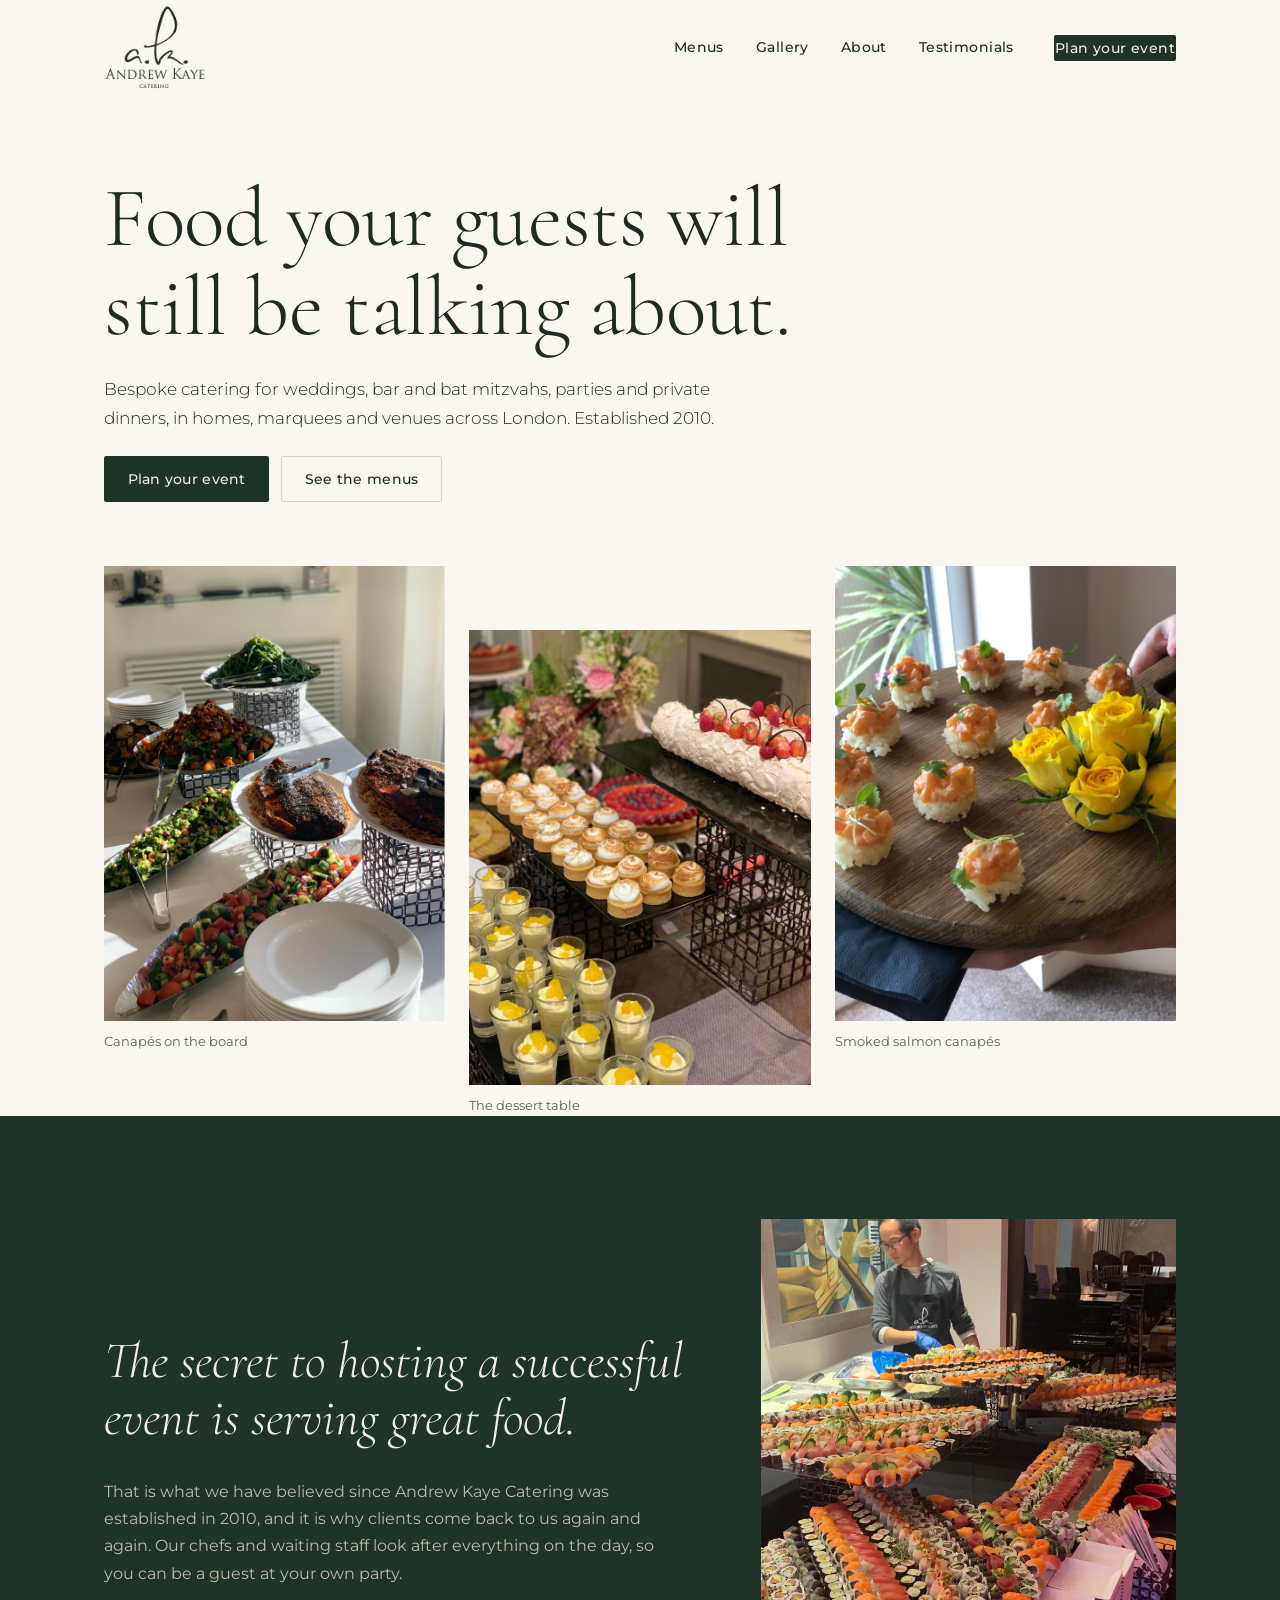
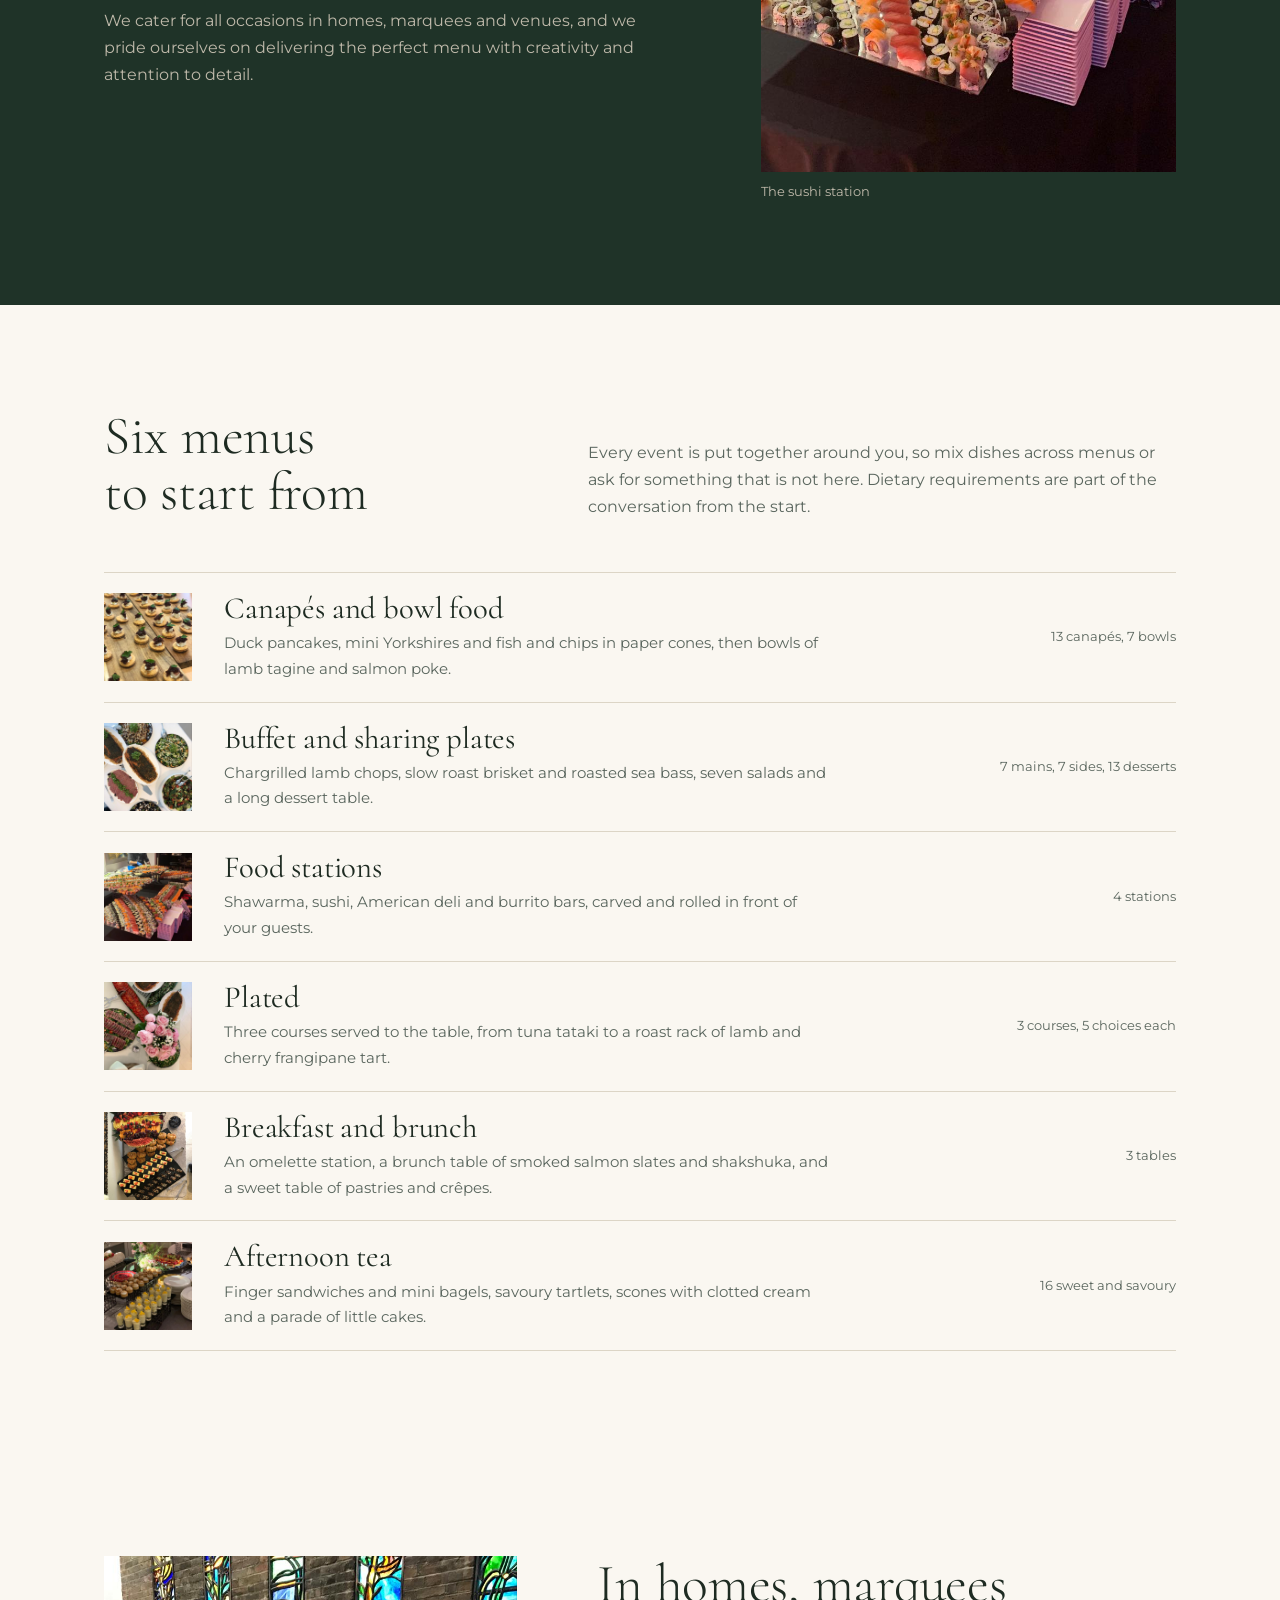
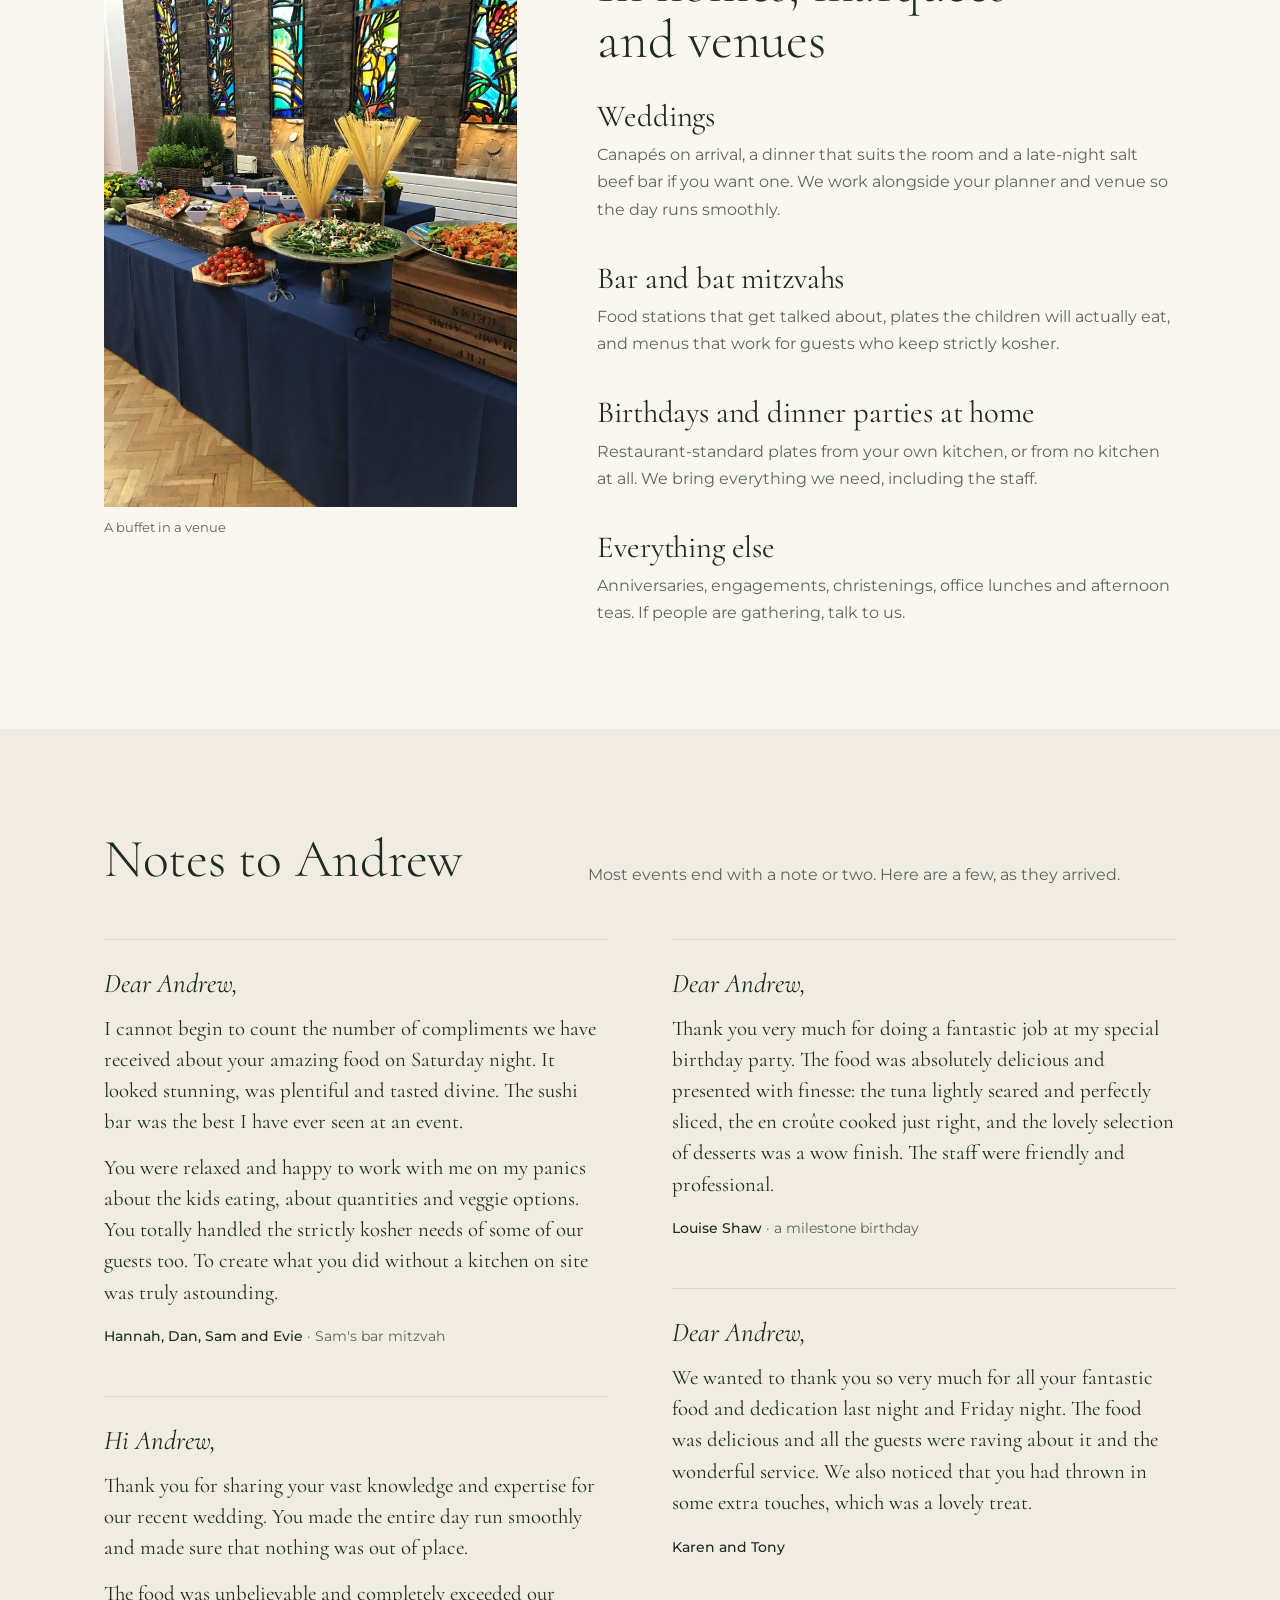
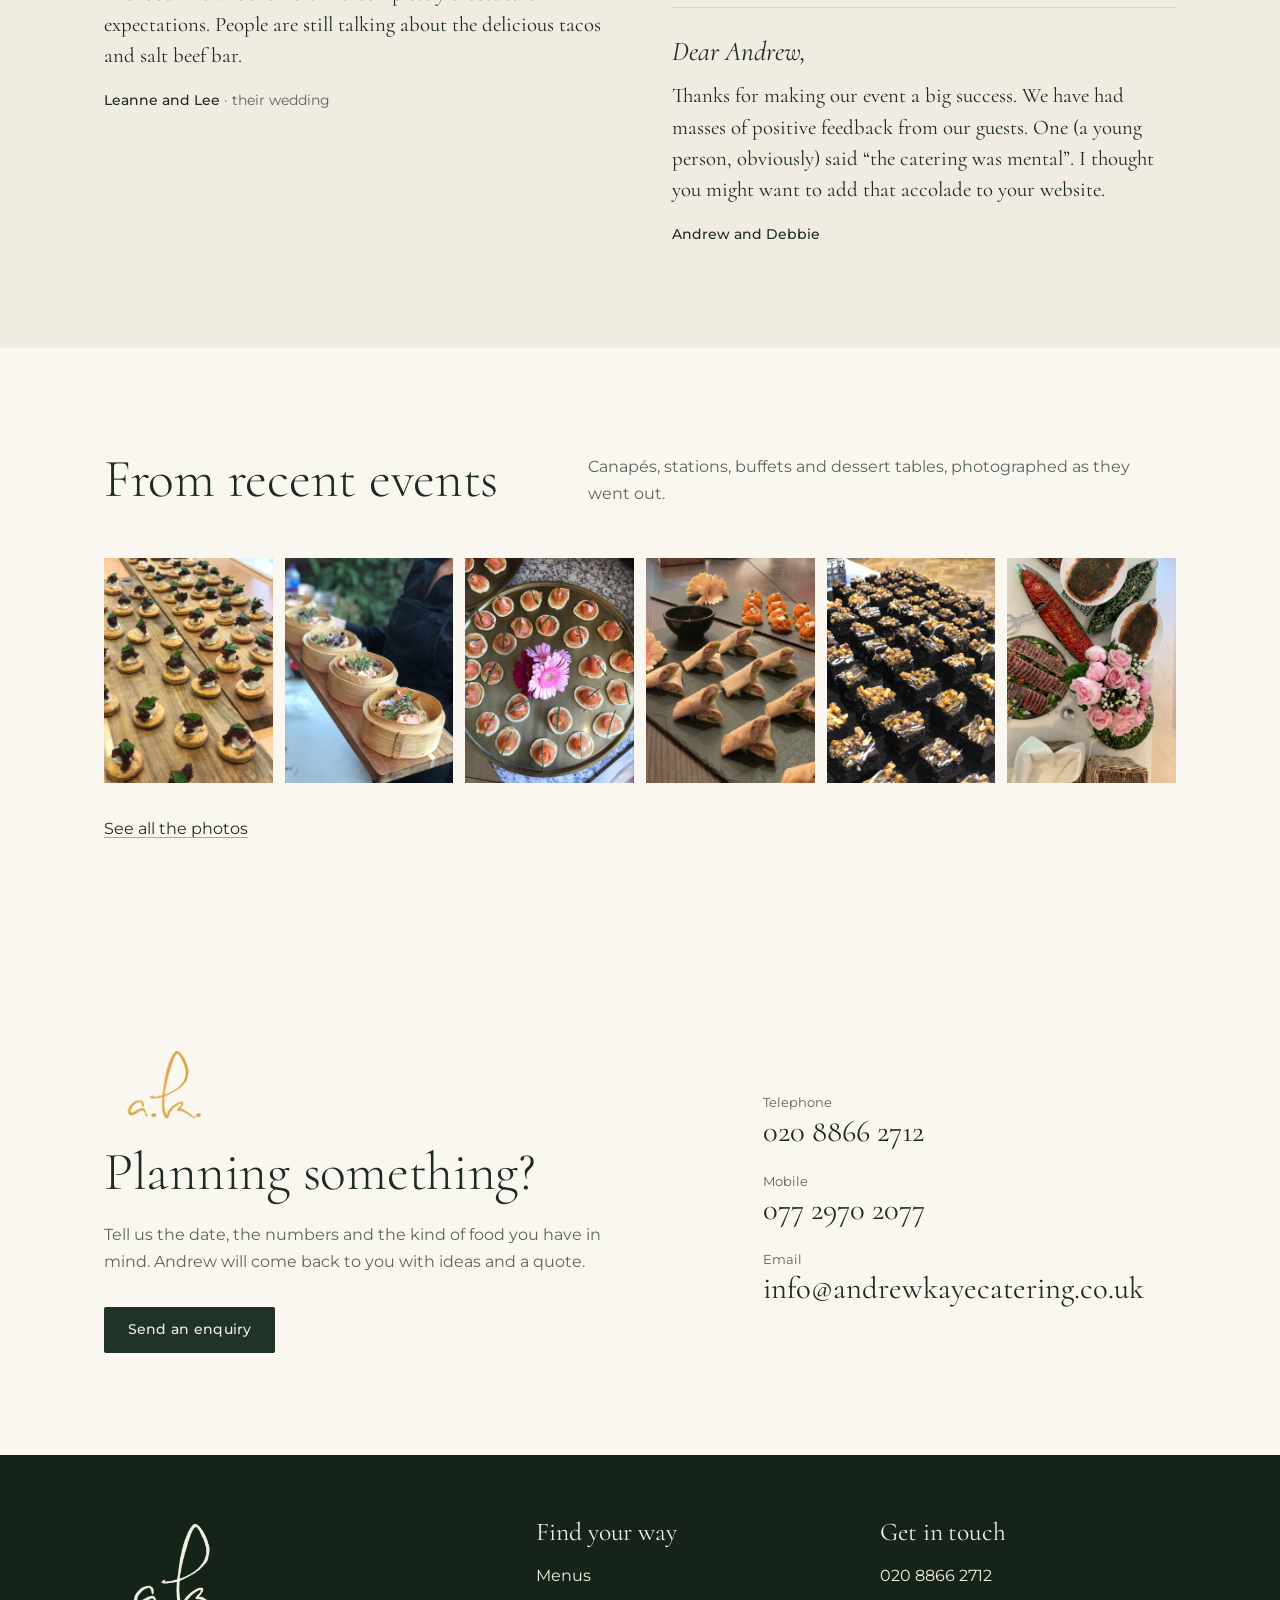
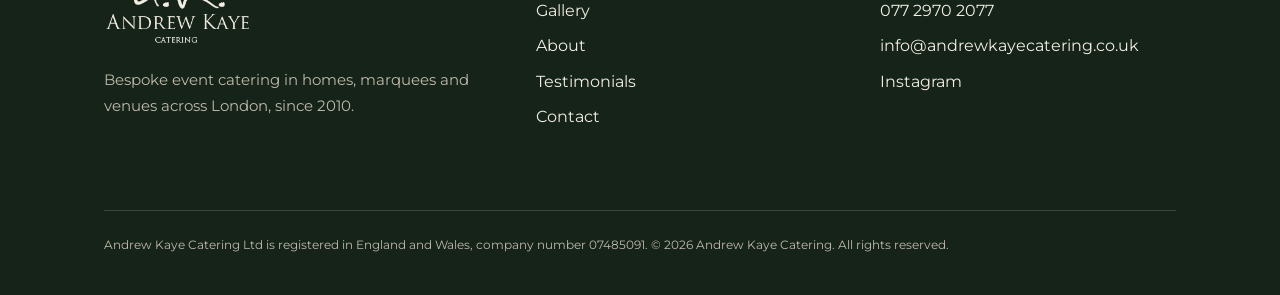
<file: index.html>
<!doctype html>
<html lang="en-GB">
<head>
<meta charset="utf-8">
<meta name="viewport" content="width=device-width, initial-scale=1, viewport-fit=cover">
<meta name="claude:viewport-fit-sides" content="cover">
<title>Andrew Kaye Catering</title>
<meta name="description" content="Bespoke event catering across London since 2010. Canapés, food stations, plated dinners, buffets, brunch and afternoon tea for weddings, bar and bat mitzvahs, parties and private dinners in homes, marquees and venues.">
<meta property="og:title" content="Andrew Kaye Catering">
<meta property="og:description" content="Food your guests will still be talking about. Bespoke event catering across London since 2010.">
<meta property="og:type" content="website">
<meta property="og:image" content="images/dessert-table.jpg">
<meta name="theme-color" content="#FAF7F1">
<link rel="icon" href="favicon.ico">
<link rel="preconnect" href="https://fonts.googleapis.com">
<link rel="preconnect" href="https://fonts.gstatic.com" crossorigin>
<link rel="stylesheet" href="https://fonts.googleapis.com/css2?family=Cormorant:ital,wght@0,300;0,400;0,500;1,300;1,400&family=Montserrat:wght@300;400;500&display=swap">
<link rel="stylesheet" href="css/site.css">
<script type="application/ld+json">
{
  "@context": "https://schema.org",
  "@type": "LocalBusiness",
  "name": "Andrew Kaye Catering",
  "description": "Bespoke event catering across London since 2010.",
  "telephone": "+44 20 8866 2712",
  "email": "info@andrewkayecatering.co.uk",
  "url": "https://andrewkayecatering.co.uk/",
  "foundingDate": "2010",
  "areaServed": "London",
  "sameAs": ["https://instagram.com/andrewkayecatering"]
}
</script>
</head>
<body>

<header class="site-header">
  <div class="wrap">
    <a class="logo" href="index.html" aria-label="Andrew Kaye Catering, home"></a>
    <button class="nav-toggle" type="button" aria-expanded="false" aria-controls="site-nav"><span class="nav-toggle-label">Menu</span></button>
    <nav class="nav" id="site-nav" aria-label="Main">
      <a href="menus.html">Menus</a>
      <a href="gallery.html">Gallery</a>
      <a href="index.html#about">About</a>
      <a href="index.html#letters">Testimonials</a>
      <a class="btn btn-primary" href="contact.html">Plan your event</a>
    </nav>
  </div>
</header>

<main>

  <section class="hero wrap">
    <div class="hero-text">
      <h1>Food your guests will still be talking about.</h1>
      <p class="lede">Bespoke catering for weddings, bar and bat mitzvahs, parties and private dinners, in homes, marquees and venues across London. Established 2010.</p>
      <div class="hero-actions">
        <a class="btn btn-primary" href="contact.html">Plan your event</a>
        <a class="btn btn-ghost" href="menus.html">See the menus</a>
      </div>
    </div>
    <div class="triptych">
      <figure>
        <img src="images/gallery/01.jpg" width="768" height="1024" alt="Canapés on wooden boards beside bowls of salad and stacked plates" fetchpriority="high">
        <figcaption>Canapés on the board</figcaption>
      </figure>
      <figure>
        <img src="images/dessert-table.jpg" width="762" height="1024" alt="Lemon meringue tarts, a strawberry meringue roulade and dessert pots on a dessert table">
        <figcaption>The dessert table</figcaption>
      </figure>
      <figure>
        <img src="images/gallery/18.jpg" width="768" height="1024" alt="Smoked salmon canapés on a round board with yellow roses">
        <figcaption>Smoked salmon canapés</figcaption>
      </figure>
    </div>
  </section>

  <section class="band on-pine" id="about">
    <div class="wrap">
      <div>
        <blockquote>The secret to hosting a successful event is serving great food.</blockquote>
        <div class="copy">
          <p>That is what we have believed since Andrew Kaye Catering was established in 2010, and it is why clients come back to us again and again. Our chefs and waiting staff look after everything on the day, so you can be a guest at your own party.</p>
          <p>We cater for all occasions in homes, marquees and venues, and we pride ourselves on delivering the perfect menu with creativity and attention to detail.</p>
        </div>
      </div>
      <figure>
        <img src="images/gallery/23.jpg" width="768" height="1024" alt="A chef at a sushi station laid with rolls and nigiri" loading="lazy">
        <figcaption>The sushi station</figcaption>
      </figure>
    </div>
  </section>

  <section class="section" id="menus">
    <div class="wrap">
      <div class="section-head">
        <h2>Six menus to start from</h2>
        <p>Every event is put together around you, so mix dishes across menus or ask for something that is not here. Dietary requirements are part of the conversation from the start.</p>
      </div>
      <ul class="menu-list">
        <li>
          <a href="menus.html#canapes">
            <img src="images/gallery/21.jpg" width="88" height="88" alt="" loading="lazy">
            <div>
              <h3>Canapés and bowl food</h3>
              <p>Duck pancakes, mini Yorkshires and fish and chips in paper cones, then bowls of lamb tagine and salmon poke.</p>
            </div>
            <span class="count">13 canapés, 7 bowls</span>
          </a>
        </li>
        <li>
          <a href="menus.html#buffet">
            <img src="images/gallery/19.jpg" width="88" height="88" alt="" loading="lazy">
            <div>
              <h3>Buffet and sharing plates</h3>
              <p>Chargrilled lamb chops, slow roast brisket and roasted sea bass, seven salads and a long dessert table.</p>
            </div>
            <span class="count">7 mains, 7 sides, 13 desserts</span>
          </a>
        </li>
        <li>
          <a href="menus.html#stations">
            <img src="images/gallery/23.jpg" width="88" height="88" alt="" loading="lazy">
            <div>
              <h3>Food stations</h3>
              <p>Shawarma, sushi, American deli and burrito bars, carved and rolled in front of your guests.</p>
            </div>
            <span class="count">4 stations</span>
          </a>
        </li>
        <li>
          <a href="menus.html#plated">
            <img src="images/gallery/09.jpg" width="88" height="88" alt="" loading="lazy">
            <div>
              <h3>Plated</h3>
              <p>Three courses served to the table, from tuna tataki to a roast rack of lamb and cherry frangipane tart.</p>
            </div>
            <span class="count">3 courses, 5 choices each</span>
          </a>
        </li>
        <li>
          <a href="menus.html#brunch">
            <img src="images/brunch-table.jpg" width="88" height="88" alt="" loading="lazy">
            <div>
              <h3>Breakfast and brunch</h3>
              <p>An omelette station, a brunch table of smoked salmon slates and shakshuka, and a sweet table of pastries and crêpes.</p>
            </div>
            <span class="count">3 tables</span>
          </a>
        </li>
        <li>
          <a href="menus.html#tea">
            <img src="images/gallery/05.jpg" width="88" height="88" alt="" loading="lazy">
            <div>
              <h3>Afternoon tea</h3>
              <p>Finger sandwiches and mini bagels, savoury tartlets, scones with clotted cream and a parade of little cakes.</p>
            </div>
            <span class="count">16 sweet and savoury</span>
          </a>
        </li>
      </ul>
    </div>
  </section>

  <section class="section occasions" id="occasions">
    <div class="wrap">
      <figure>
        <img src="images/gallery/31.jpg" width="768" height="1024" alt="A buffet table laid in a venue with stained-glass windows" loading="lazy">
        <figcaption>A buffet in a venue</figcaption>
      </figure>
      <div>
        <h2>In homes, marquees and venues</h2>
        <div class="occasion-list">
          <div>
            <h3>Weddings</h3>
            <p>Canapés on arrival, a dinner that suits the room and a late-night salt beef bar if you want one. We work alongside your planner and venue so the day runs smoothly.</p>
          </div>
          <div>
            <h3>Bar and bat mitzvahs</h3>
            <p>Food stations that get talked about, plates the children will actually eat, and menus that work for guests who keep strictly kosher.</p>
          </div>
          <div>
            <h3>Birthdays and dinner parties at home</h3>
            <p>Restaurant-standard plates from your own kitchen, or from no kitchen at all. We bring everything we need, including the staff.</p>
          </div>
          <div>
            <h3>Everything else</h3>
            <p>Anniversaries, engagements, christenings, office lunches and afternoon teas. If people are gathering, talk to us.</p>
          </div>
        </div>
      </div>
    </div>
  </section>

  <section class="section letters" id="letters">
    <div class="wrap">
      <div class="section-head">
        <h2>Notes to Andrew</h2>
        <p>Most events end with a note or two. Here are a few, as they arrived.</p>
      </div>
      <div class="letter-grid">
        <article class="letter">
          <p class="salutation">Dear Andrew,</p>
          <div class="letter-body">
            <p>I cannot begin to count the number of compliments we have received about your amazing food on Saturday night. It looked stunning, was plentiful and tasted divine. The sushi bar was the best I have ever seen at an event.</p>
            <p>You were relaxed and happy to work with me on my panics about the kids eating, about quantities and veggie options. You totally handled the strictly kosher needs of some of our guests too. To create what you did without a kitchen on site was truly astounding.</p>
          </div>
          <footer><b>Hannah, Dan, Sam and Evie</b> · Sam's bar mitzvah</footer>
        </article>
        <article class="letter">
          <p class="salutation">Hi Andrew,</p>
          <div class="letter-body">
            <p>Thank you for sharing your vast knowledge and expertise for our recent wedding. You made the entire day run smoothly and made sure that nothing was out of place.</p>
            <p>The food was unbelievable and completely exceeded our expectations. People are still talking about the delicious tacos and salt beef bar.</p>
          </div>
          <footer><b>Leanne and Lee</b> · their wedding</footer>
        </article>
        <article class="letter">
          <p class="salutation">Dear Andrew,</p>
          <div class="letter-body">
            <p>Thank you very much for doing a fantastic job at my special birthday party. The food was absolutely delicious and presented with finesse: the tuna lightly seared and perfectly sliced, the en croûte cooked just right, and the lovely selection of desserts was a wow finish. The staff were friendly and professional.</p>
          </div>
          <footer><b>Louise Shaw</b> · a milestone birthday</footer>
        </article>
        <article class="letter">
          <p class="salutation">Dear Andrew,</p>
          <div class="letter-body">
            <p>We wanted to thank you so very much for all your fantastic food and dedication last night and Friday night. The food was delicious and all the guests were raving about it and the wonderful service. We also noticed that you had thrown in some extra touches, which was a lovely treat.</p>
          </div>
          <footer><b>Karen and Tony</b></footer>
        </article>
        <article class="letter">
          <p class="salutation">Dear Andrew,</p>
          <div class="letter-body">
            <p>Thanks for making our event a big success. We have had masses of positive feedback from our guests. One (a young person, obviously) said “the catering was mental”. I thought you might want to add that accolade to your website.</p>
          </div>
          <footer><b>Andrew and Debbie</b></footer>
        </article>
      </div>
    </div>
  </section>

  <section class="section" id="gallery">
    <div class="wrap">
      <div class="section-head">
        <h2>From recent events</h2>
        <p>Canapés, stations, buffets and dessert tables, photographed as they went out.</p>
      </div>
      <div class="strip">
        <a href="gallery.html"><img src="images/gallery/21.jpg" width="768" height="1024" alt="Blinis with crème fraîche and caviar on a wooden board" loading="lazy"></a>
        <a href="gallery.html"><img src="images/gallery/13.jpg" width="768" height="1024" alt="Bamboo steamer baskets of teriyaki salmon on a serving board" loading="lazy"></a>
        <a href="gallery.html"><img src="images/gallery/30.jpg" width="768" height="1024" alt="Smoked salmon blinis on a round tray with a pink gerbera" loading="lazy"></a>
        <a href="gallery.html"><img src="images/gallery/07.jpg" width="768" height="1024" alt="Duck pancakes on slate with a dipping sauce" loading="lazy"></a>
        <a href="gallery.html"><img src="images/gallery/20.jpg" width="768" height="1024" alt="Salted caramel chocolate brownies lined up on a tray" loading="lazy"></a>
        <a href="gallery.html"><img src="images/gallery/09.jpg" width="768" height="1024" alt="Seared tuna canapés and flatbreads beside pink roses" loading="lazy"></a>
      </div>
      <p class="strip-more"><a href="gallery.html">See all the photos</a></p>
    </div>
  </section>

  <section class="section cta" id="contact">
    <div class="wrap">
      <div>
        <div class="signature" aria-hidden="true"></div>
        <h2>Planning something?</h2>
        <p>Tell us the date, the numbers and the kind of food you have in mind. Andrew will come back to you with ideas and a quote.</p>
        <div class="hero-actions">
          <a class="btn btn-primary" href="contact.html">Send an enquiry</a>
        </div>
      </div>
      <dl class="contact-lines">
        <div>
          <dt>Telephone</dt>
          <dd><a href="tel:+442088662712">020 8866 2712</a></dd>
        </div>
        <div>
          <dt>Mobile</dt>
          <dd><a href="tel:+447729702077">077 2970 2077</a></dd>
        </div>
        <div>
          <dt>Email</dt>
          <dd><a href="mailto:info@andrewkayecatering.co.uk">info@andrewkayecatering.co.uk</a></dd>
        </div>
      </dl>
    </div>
  </section>

</main>

<footer class="site-footer">
  <div class="wrap">
    <div>
      <div class="footer-logo" role="img" aria-label="Andrew Kaye Catering"></div>
      <p>Bespoke event catering in homes, marquees and venues across London, since 2010.</p>
    </div>
    <div>
      <h2>Find your way</h2>
      <ul>
        <li><a href="menus.html">Menus</a></li>
        <li><a href="gallery.html">Gallery</a></li>
        <li><a href="index.html#about">About</a></li>
        <li><a href="index.html#letters">Testimonials</a></li>
        <li><a href="contact.html">Contact</a></li>
      </ul>
    </div>
    <div>
      <h2>Get in touch</h2>
      <ul>
        <li><a href="tel:+442088662712">020 8866 2712</a></li>
        <li><a href="tel:+447729702077">077 2970 2077</a></li>
        <li><a href="mailto:info@andrewkayecatering.co.uk">info@andrewkayecatering.co.uk</a></li>
        <li><a href="https://instagram.com/andrewkayecatering" target="_blank" rel="noopener">Instagram</a></li>
      </ul>
    </div>
    <small>Andrew Kaye Catering Ltd is registered in England and Wales, company number 07485091. © 2026 Andrew Kaye Catering. All rights reserved.</small>
  </div>
</footer>

<script src="js/site.js"></script>
</body>
</html>
</file>
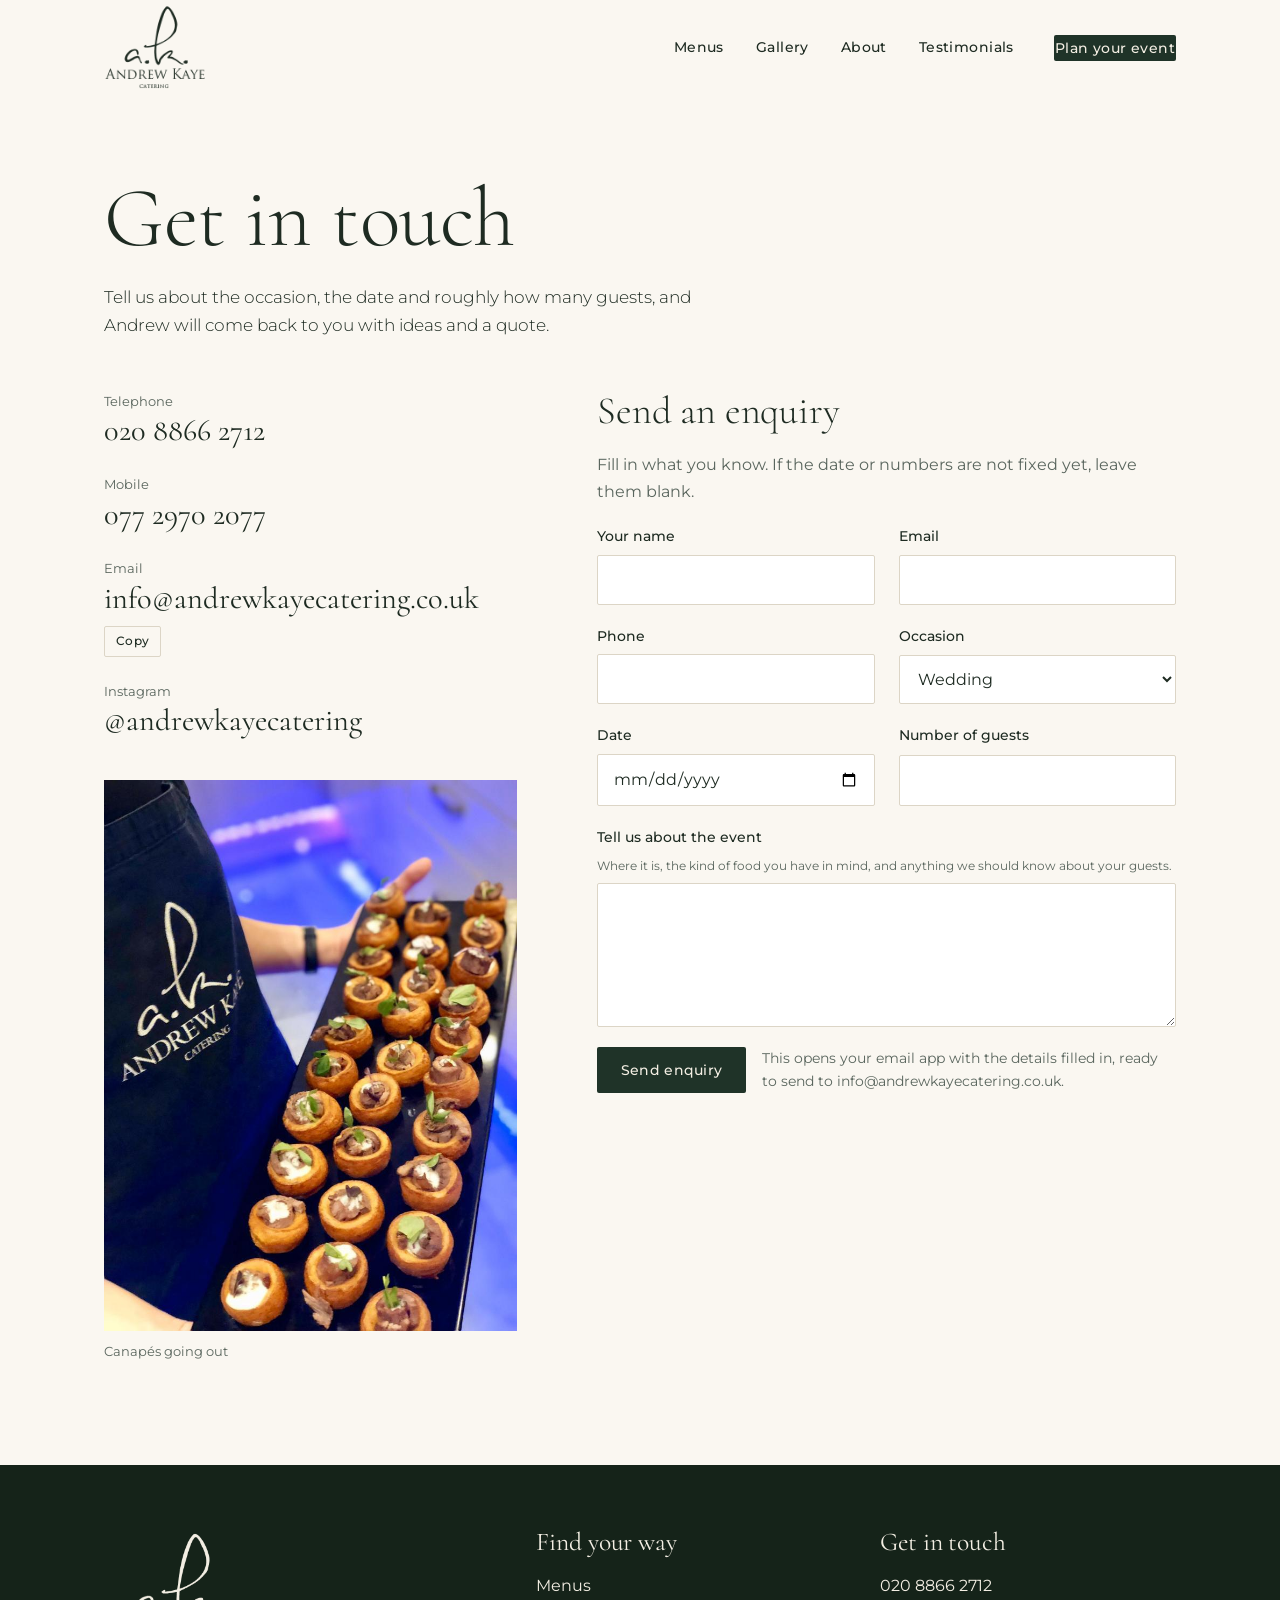
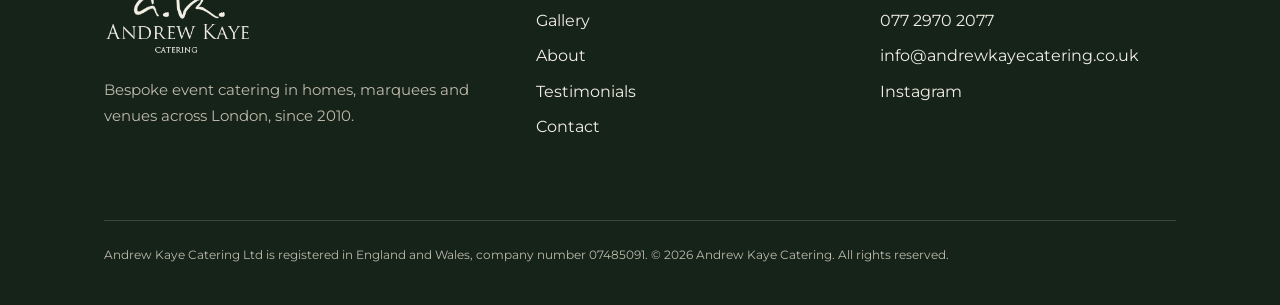
<file: contact.html>
<!doctype html>
<html lang="en-GB">
<head>
<meta charset="utf-8">
<meta name="viewport" content="width=device-width, initial-scale=1, viewport-fit=cover">
<title>Contact · Andrew Kaye Catering</title>
<meta name="description" content="Get in touch with Andrew Kaye Catering about your wedding, bar or bat mitzvah, party or private dinner in London. Phone, email or send an enquiry.">
<meta name="theme-color" content="#FAF7F1">
<link rel="icon" href="favicon.ico">
<link rel="preconnect" href="https://fonts.googleapis.com">
<link rel="preconnect" href="https://fonts.gstatic.com" crossorigin>
<link rel="stylesheet" href="https://fonts.googleapis.com/css2?family=Cormorant:ital,wght@0,300;0,400;0,500;1,300;1,400&family=Montserrat:wght@300;400;500&display=swap">
<link rel="stylesheet" href="css/site.css">
</head>
<body>

<header class="site-header">
  <div class="wrap">
    <a class="logo" href="index.html" aria-label="Andrew Kaye Catering, home"></a>
    <button class="nav-toggle" type="button" aria-expanded="false" aria-controls="site-nav"><span class="nav-toggle-label">Menu</span></button>
    <nav class="nav" id="site-nav" aria-label="Main">
      <a href="menus.html">Menus</a>
      <a href="gallery.html">Gallery</a>
      <a href="index.html#about">About</a>
      <a href="index.html#letters">Testimonials</a>
      <a class="btn btn-primary" href="contact.html" aria-current="page">Plan your event</a>
    </nav>
  </div>
</header>

<main>
  <div class="page-head wrap">
    <h1>Get in touch</h1>
    <p class="lede">Tell us about the occasion, the date and roughly how many guests, and Andrew will come back to you with ideas and a quote.</p>
  </div>

  <section class="contact">
    <div class="wrap">
      <div>
        <dl class="contact-details">
          <div>
            <dt>Telephone</dt>
            <dd><a href="tel:+442088662712">020 8866 2712</a></dd>
          </div>
          <div>
            <dt>Mobile</dt>
            <dd><a href="tel:+447729702077">077 2970 2077</a></dd>
          </div>
          <div>
            <dt>Email</dt>
            <dd><a href="mailto:info@andrewkayecatering.co.uk" id="email-address">info@andrewkayecatering.co.uk</a> <button type="button" class="btn btn-ghost btn-small" data-copy="info@andrewkayecatering.co.uk" aria-controls="email-address">Copy</button></dd>
          </div>
          <div>
            <dt>Instagram</dt>
            <dd><a href="https://instagram.com/andrewkayecatering" target="_blank" rel="noopener">@andrewkayecatering</a></dd>
          </div>
        </dl>
        <figure>
          <img src="images/branded-tray.jpg" width="768" height="1024" alt="Canapés on a tray carrying the Andrew Kaye Catering mark" loading="lazy">
          <figcaption>Canapés going out</figcaption>
        </figure>
      </div>

      <form class="form" id="enquiry-form" novalidate>
        <h2>Send an enquiry</h2>
        <p>Fill in what you know. If the date or numbers are not fixed yet, leave them blank.</p>
        <div class="field">
          <label for="name">Your name</label>
          <input type="text" id="name" name="name" autocomplete="name" required>
        </div>
        <div class="field">
          <label for="email">Email</label>
          <input type="email" id="email" name="email" autocomplete="email" required>
        </div>
        <div class="field">
          <label for="phone">Phone</label>
          <input type="tel" id="phone" name="phone" autocomplete="tel">
        </div>
        <div class="field">
          <label for="occasion">Occasion</label>
          <select id="occasion" name="occasion">
            <option>Wedding</option>
            <option>Bar or bat mitzvah</option>
            <option>Birthday</option>
            <option>Dinner party at home</option>
            <option>Office or corporate event</option>
            <option>Afternoon tea</option>
            <option>Something else</option>
          </select>
        </div>
        <div class="field">
          <label for="date">Date</label>
          <input type="date" id="date" name="date">
        </div>
        <div class="field">
          <label for="guests">Number of guests</label>
          <input type="number" id="guests" name="guests" min="1" inputmode="numeric">
        </div>
        <div class="field full">
          <label for="message">Tell us about the event</label>
          <span>Where it is, the kind of food you have in mind, and anything we should know about your guests.</span>
          <textarea id="message" name="message"></textarea>
        </div>
        <div class="form-actions">
          <button type="submit" class="btn btn-primary">Send enquiry</button>
          <span class="form-note">This opens your email app with the details filled in, ready to send to info@andrewkayecatering.co.uk.</span>
        </div>
        <p class="form-status" id="form-status" hidden>Your email app should now be open with the enquiry filled in. If nothing opened, email info@andrewkayecatering.co.uk or call 020 8866 2712.</p>
      </form>
    </div>
  </section>
</main>

<footer class="site-footer">
  <div class="wrap">
    <div>
      <div class="footer-logo" role="img" aria-label="Andrew Kaye Catering"></div>
      <p>Bespoke event catering in homes, marquees and venues across London, since 2010.</p>
    </div>
    <div>
      <h2>Find your way</h2>
      <ul>
        <li><a href="menus.html">Menus</a></li>
        <li><a href="gallery.html">Gallery</a></li>
        <li><a href="index.html#about">About</a></li>
        <li><a href="index.html#letters">Testimonials</a></li>
        <li><a href="contact.html">Contact</a></li>
      </ul>
    </div>
    <div>
      <h2>Get in touch</h2>
      <ul>
        <li><a href="tel:+442088662712">020 8866 2712</a></li>
        <li><a href="tel:+447729702077">077 2970 2077</a></li>
        <li><a href="mailto:info@andrewkayecatering.co.uk">info@andrewkayecatering.co.uk</a></li>
        <li><a href="https://instagram.com/andrewkayecatering" target="_blank" rel="noopener">Instagram</a></li>
      </ul>
    </div>
    <small>Andrew Kaye Catering Ltd is registered in England and Wales, company number 07485091. © 2026 Andrew Kaye Catering. All rights reserved.</small>
  </div>
</footer>

<script src="js/site.js"></script>
</body>
</html>
</file>
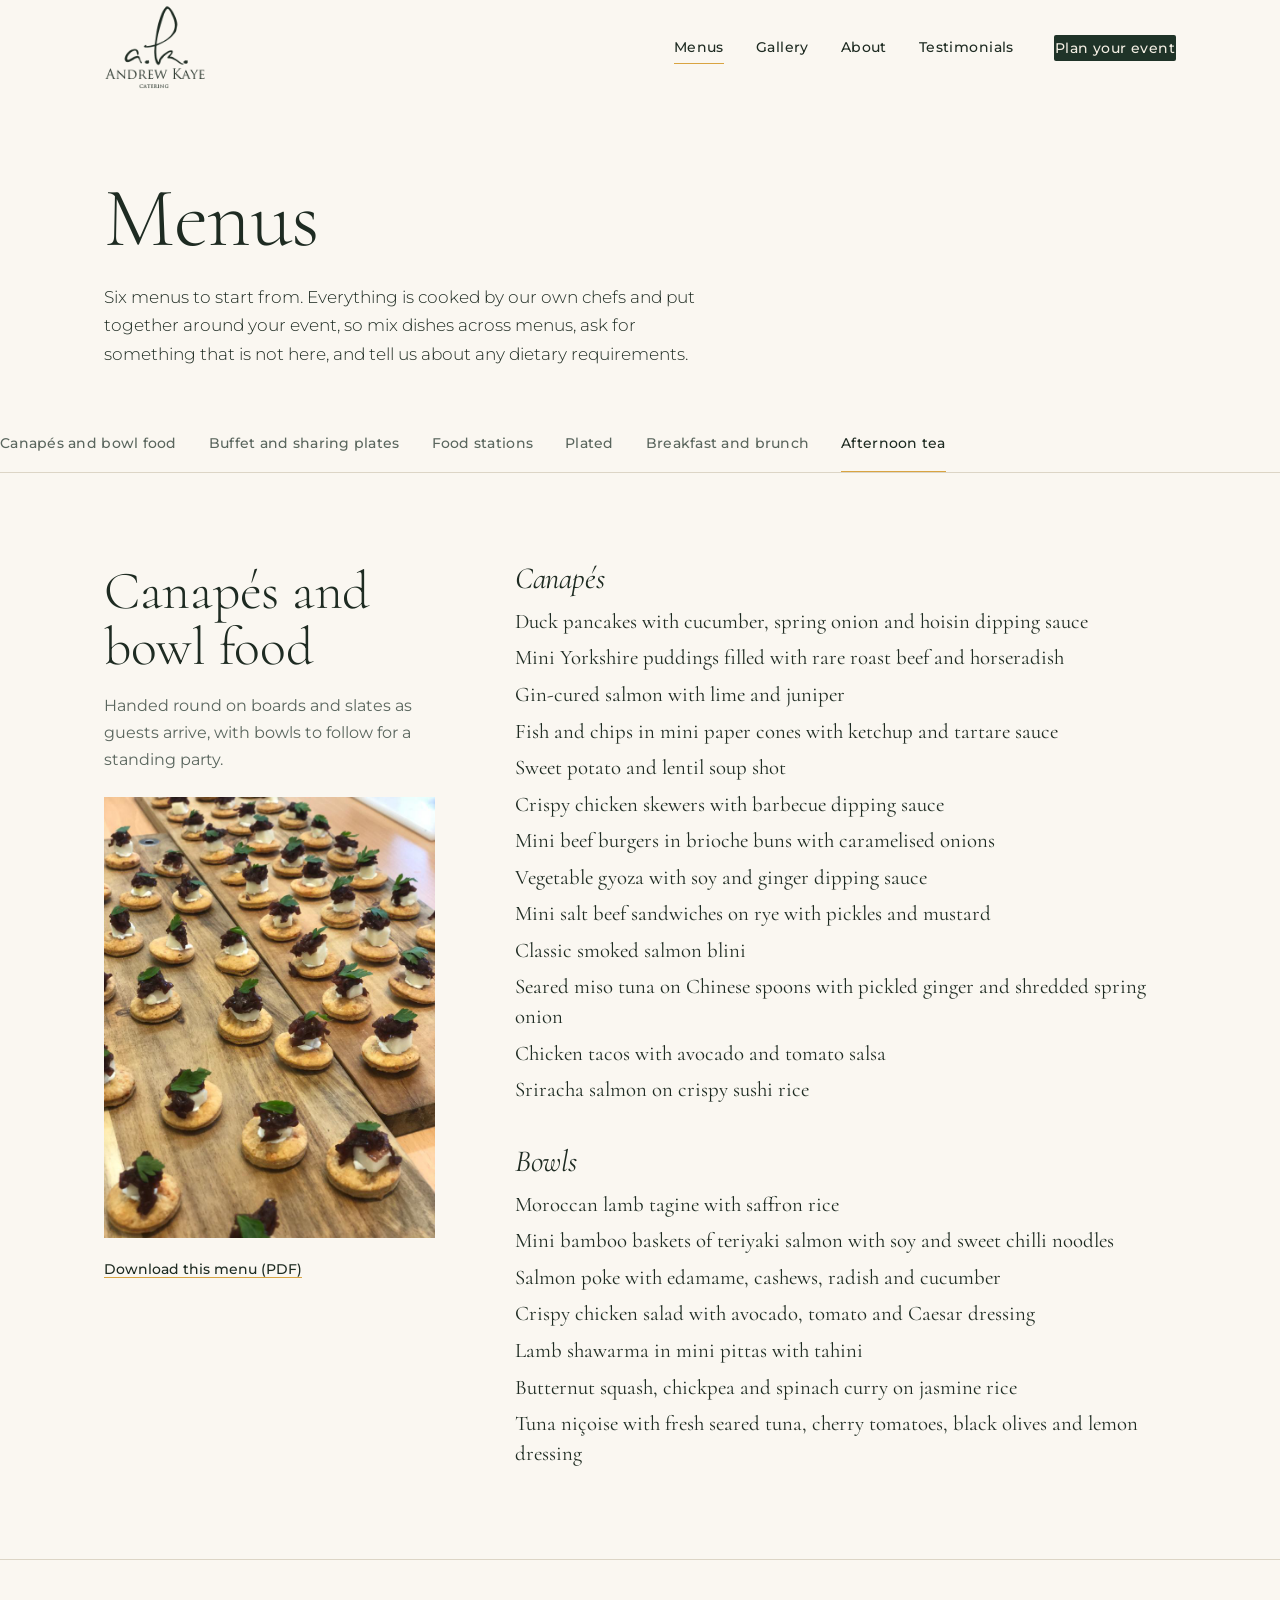
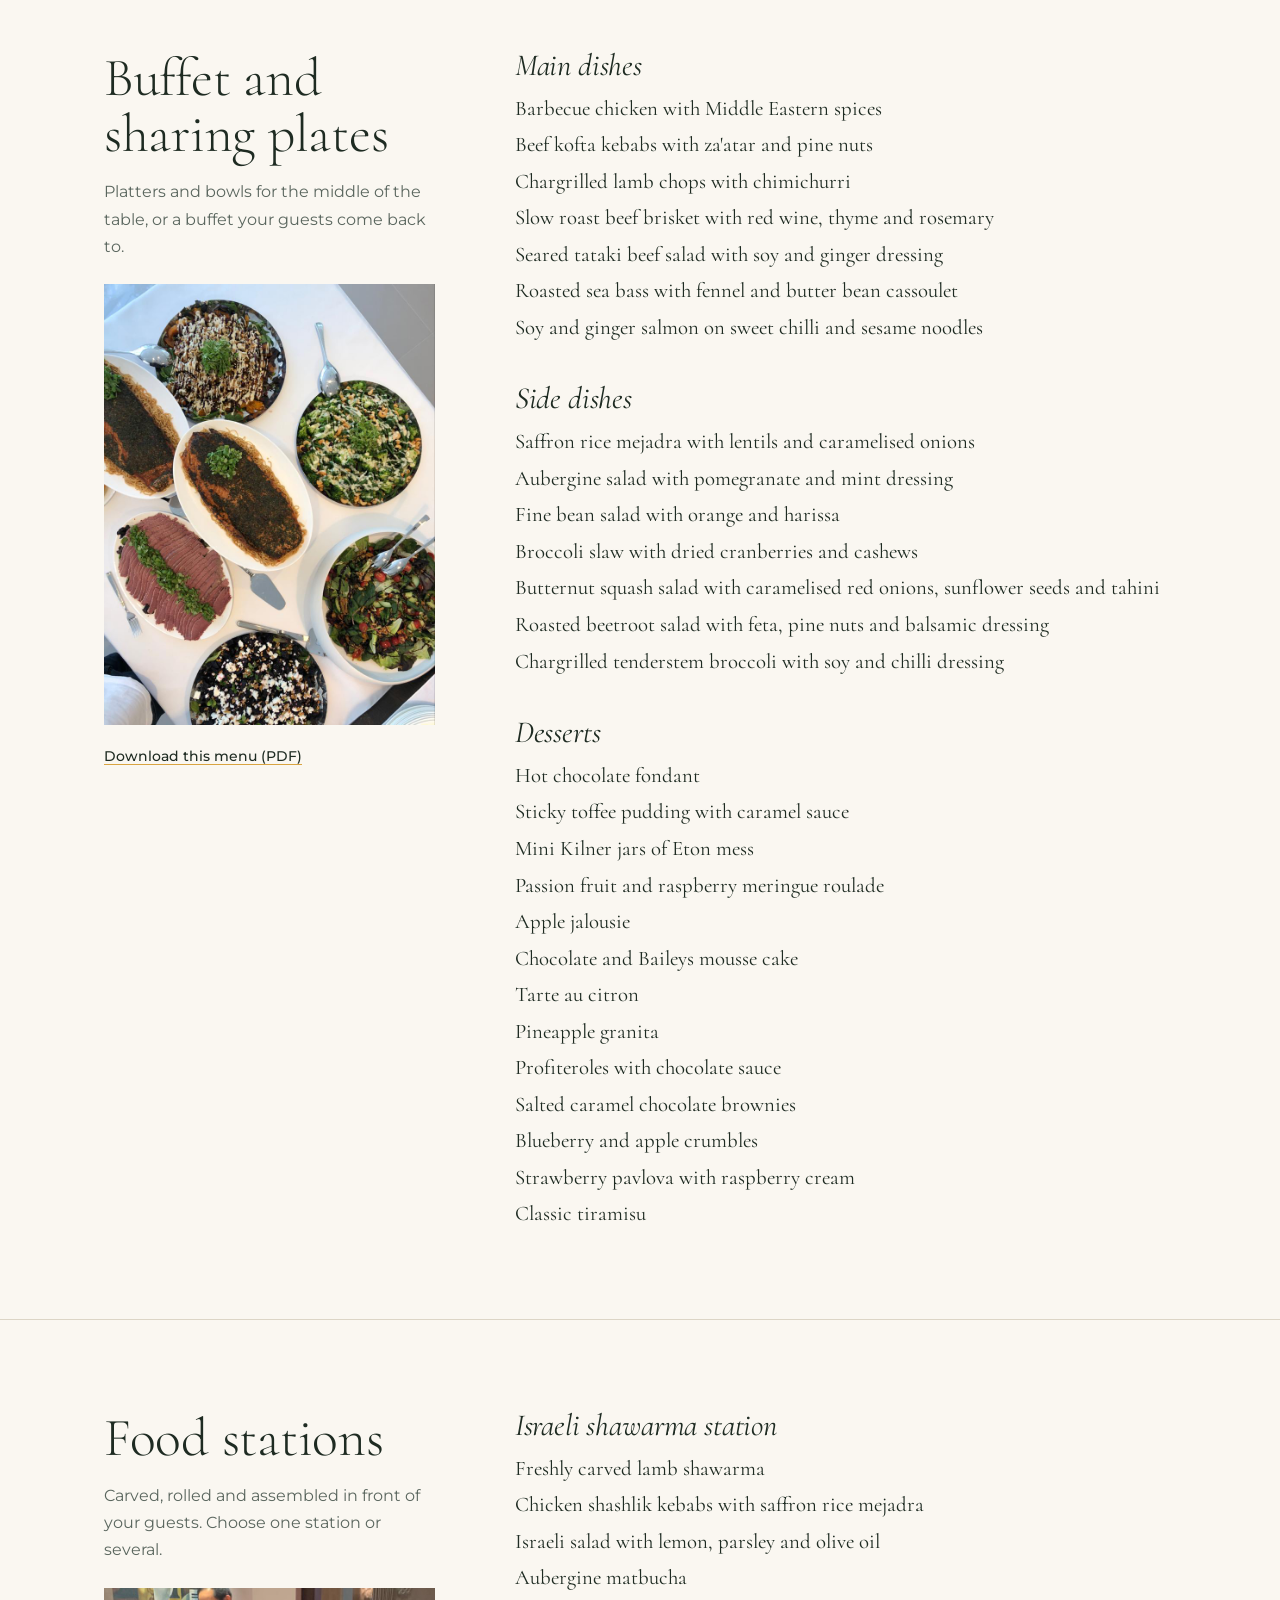
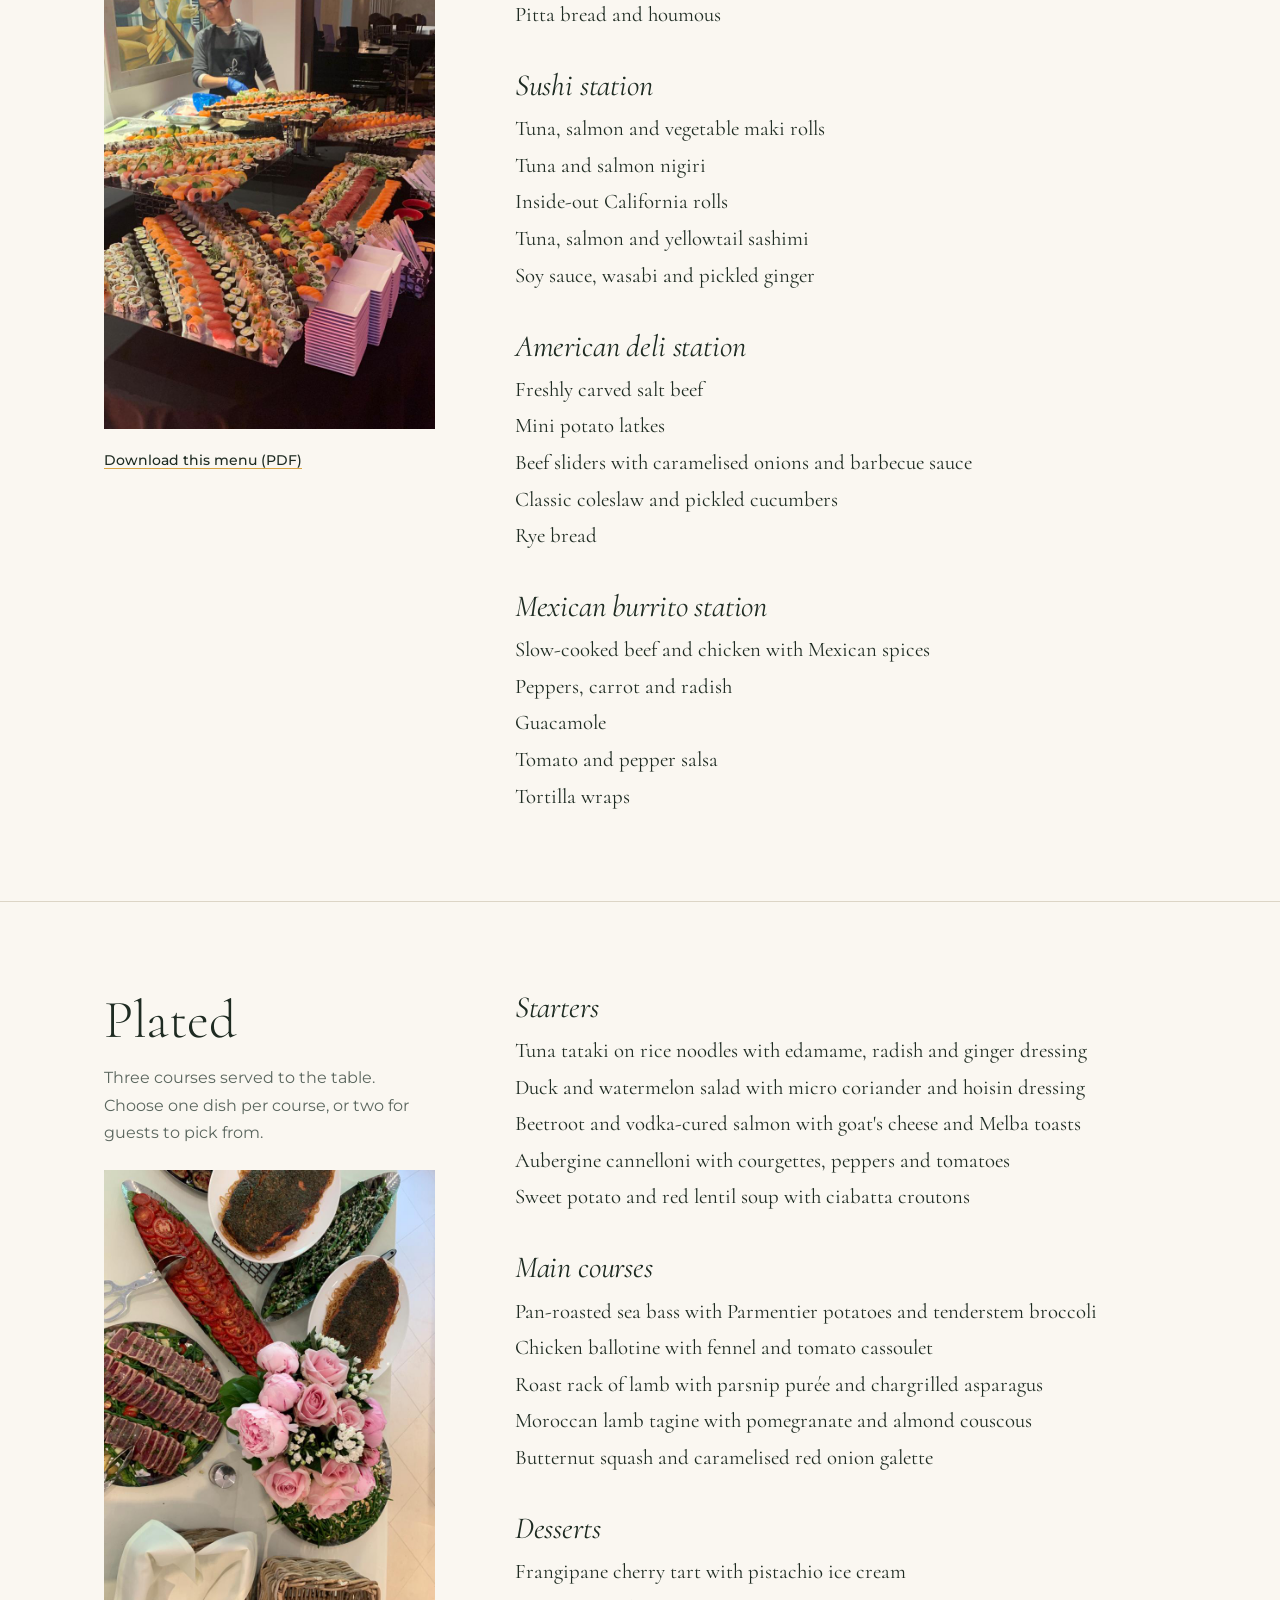
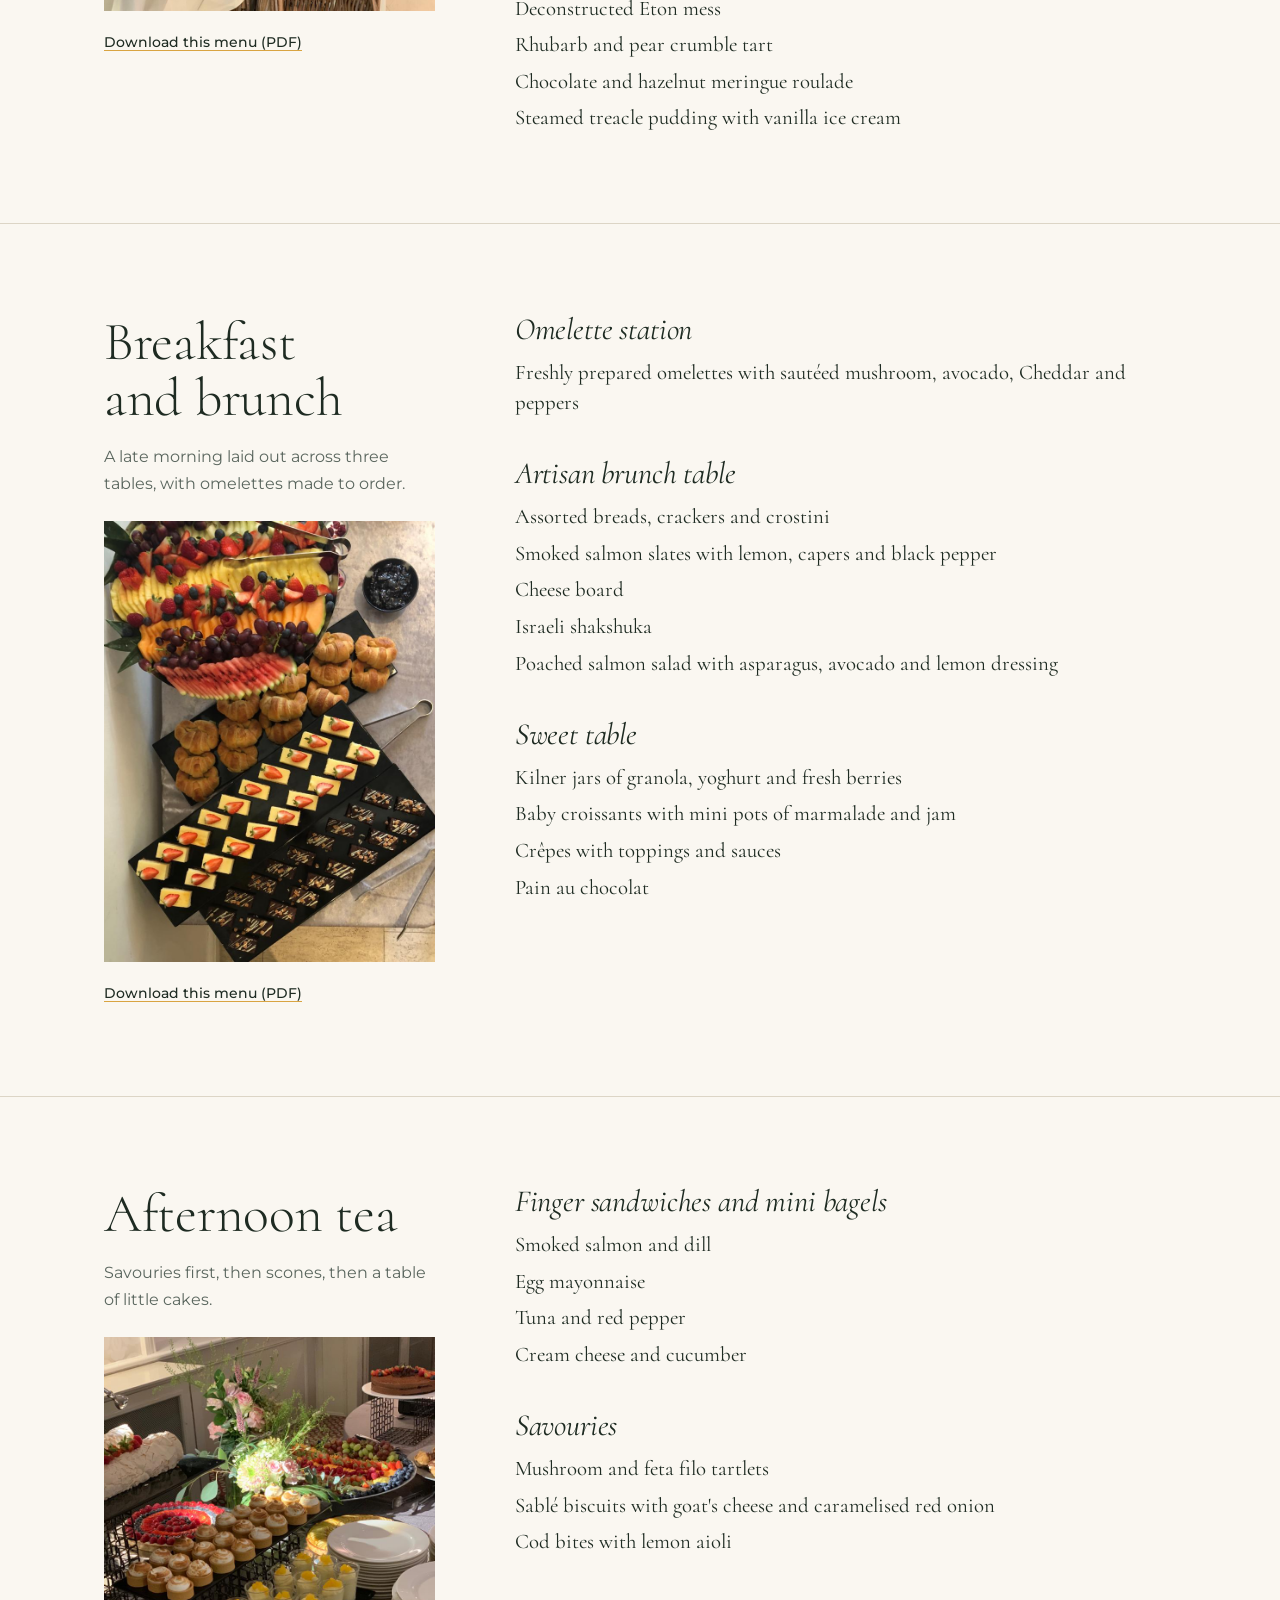
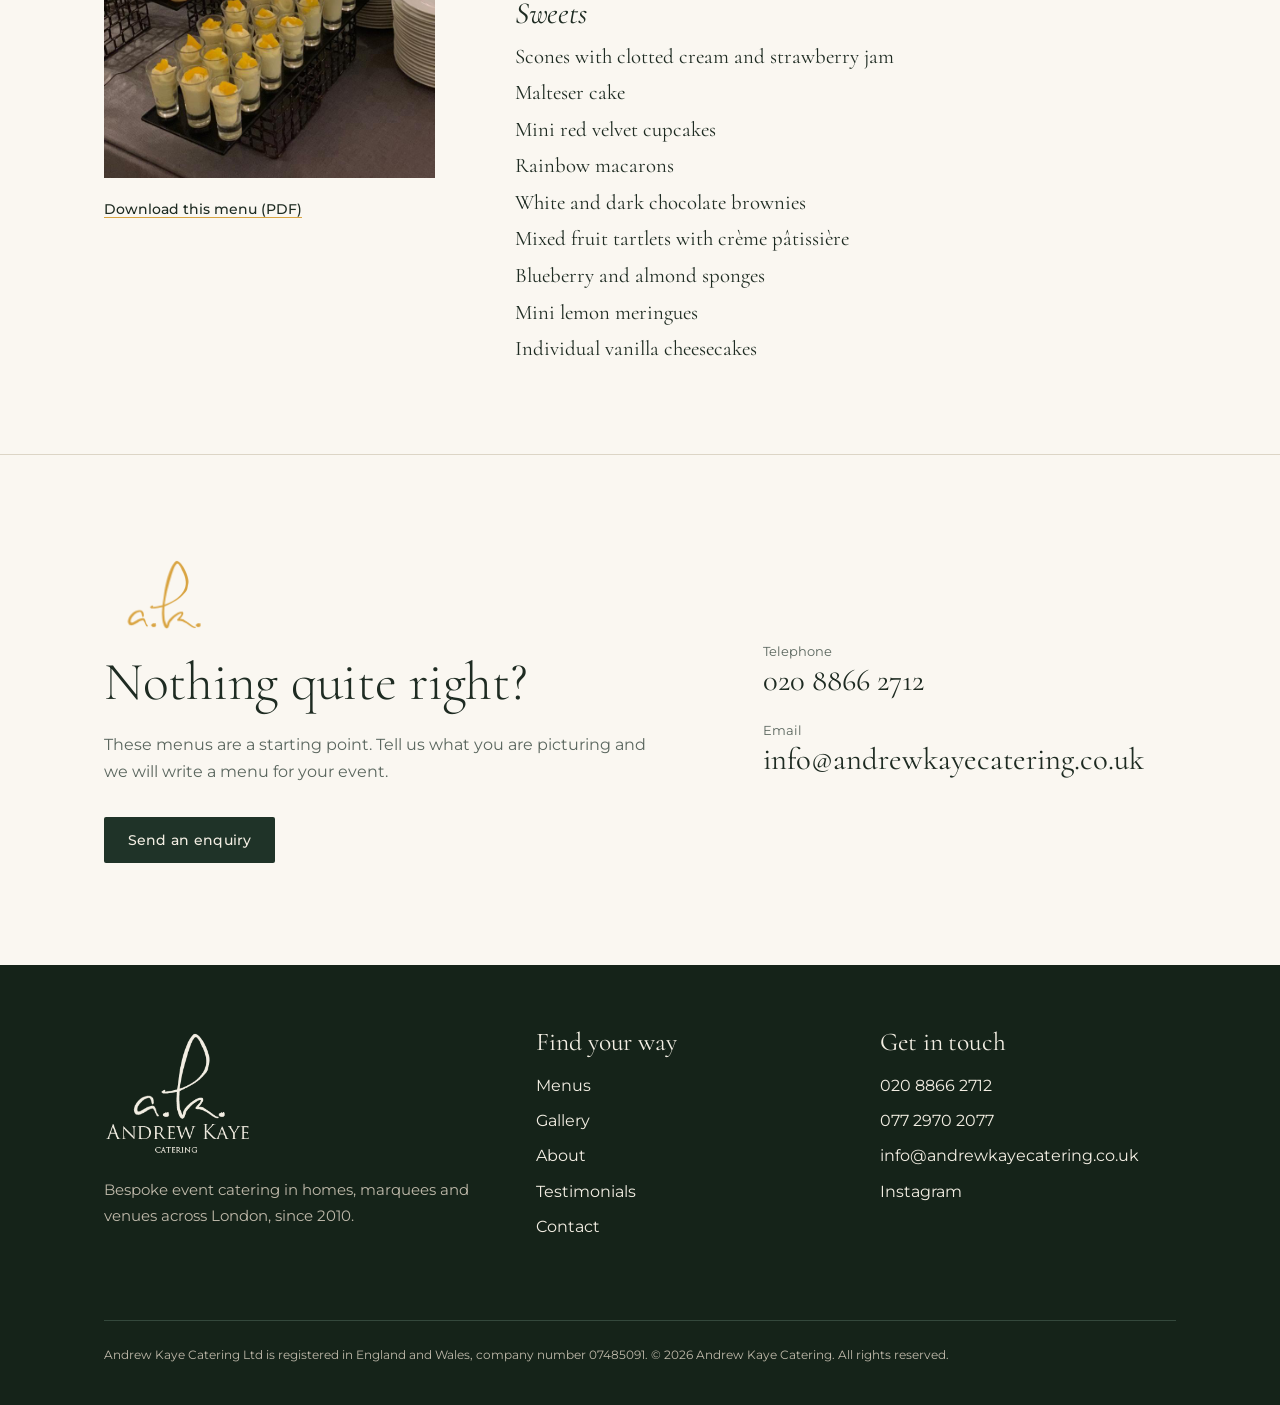
<file: menus.html>
<!doctype html>
<html lang="en-GB">
<head>
<meta charset="utf-8">
<meta name="viewport" content="width=device-width, initial-scale=1, viewport-fit=cover">
<title>Menus · Andrew Kaye Catering</title>
<meta name="description" content="Six menus from Andrew Kaye Catering: canapés and bowl food, buffet and sharing plates, food stations, plated dinners, breakfast and brunch, and afternoon tea. Every event is bespoke.">
<meta name="theme-color" content="#FAF7F1">
<link rel="icon" href="favicon.ico">
<link rel="preconnect" href="https://fonts.googleapis.com">
<link rel="preconnect" href="https://fonts.gstatic.com" crossorigin>
<link rel="stylesheet" href="https://fonts.googleapis.com/css2?family=Cormorant:ital,wght@0,300;0,400;0,500;1,300;1,400&family=Montserrat:wght@300;400;500&display=swap">
<link rel="stylesheet" href="css/site.css">
</head>
<body>

<header class="site-header">
  <div class="wrap">
    <a class="logo" href="index.html" aria-label="Andrew Kaye Catering, home"></a>
    <button class="nav-toggle" type="button" aria-expanded="false" aria-controls="site-nav"><span class="nav-toggle-label">Menu</span></button>
    <nav class="nav" id="site-nav" aria-label="Main">
      <a href="menus.html" aria-current="page">Menus</a>
      <a href="gallery.html">Gallery</a>
      <a href="index.html#about">About</a>
      <a href="index.html#letters">Testimonials</a>
      <a class="btn btn-primary" href="contact.html">Plan your event</a>
    </nav>
  </div>
</header>

<main>

  <div class="page-head wrap">
    <h1>Menus</h1>
    <p class="lede">Six menus to start from. Everything is cooked by our own chefs and put together around your event, so mix dishes across menus, ask for something that is not here, and tell us about any dietary requirements.</p>
  </div>

  <nav class="subnav" aria-label="Menus on this page">
    <ul class="wrap">
      <li><a href="#canapes">Canapés and bowl food</a></li>
      <li><a href="#buffet">Buffet and sharing plates</a></li>
      <li><a href="#stations">Food stations</a></li>
      <li><a href="#plated">Plated</a></li>
      <li><a href="#brunch">Breakfast and brunch</a></li>
      <li><a href="#tea">Afternoon tea</a></li>
    </ul>
  </nav>

  <section class="menu" id="canapes">
    <div class="wrap">
      <div class="menu-aside">
        <h2>Canapés and bowl food</h2>
        <p>Handed round on boards and slates as guests arrive, with bowls to follow for a standing party.</p>
        <img src="images/gallery/21.jpg" width="768" height="1024" alt="Blinis with crème fraîche and caviar on a wooden board" loading="lazy">
        <a class="pdf" href="menus/canapes-and-bowl-food.pdf" target="_blank" rel="noopener">Download this menu (PDF)</a>
      </div>
      <div class="courses">
        <div class="course">
          <h3>Canapés</h3>
          <ul>
            <li>Duck pancakes with cucumber, spring onion and hoisin dipping sauce</li>
            <li>Mini Yorkshire puddings filled with rare roast beef and horseradish</li>
            <li>Gin-cured salmon with lime and juniper</li>
            <li>Fish and chips in mini paper cones with ketchup and tartare sauce</li>
            <li>Sweet potato and lentil soup shot</li>
            <li>Crispy chicken skewers with barbecue dipping sauce</li>
            <li>Mini beef burgers in brioche buns with caramelised onions</li>
            <li>Vegetable gyoza with soy and ginger dipping sauce</li>
            <li>Mini salt beef sandwiches on rye with pickles and mustard</li>
            <li>Classic smoked salmon blini</li>
            <li>Seared miso tuna on Chinese spoons with pickled ginger and shredded spring onion</li>
            <li>Chicken tacos with avocado and tomato salsa</li>
            <li>Sriracha salmon on crispy sushi rice</li>
          </ul>
        </div>
        <div class="course">
          <h3>Bowls</h3>
          <ul>
            <li>Moroccan lamb tagine with saffron rice</li>
            <li>Mini bamboo baskets of teriyaki salmon with soy and sweet chilli noodles</li>
            <li>Salmon poke with edamame, cashews, radish and cucumber</li>
            <li>Crispy chicken salad with avocado, tomato and Caesar dressing</li>
            <li>Lamb shawarma in mini pittas with tahini</li>
            <li>Butternut squash, chickpea and spinach curry on jasmine rice</li>
            <li>Tuna niçoise with fresh seared tuna, cherry tomatoes, black olives and lemon dressing</li>
          </ul>
        </div>
      </div>
    </div>
  </section>

  <section class="menu" id="buffet">
    <div class="wrap">
      <div class="menu-aside">
        <h2>Buffet and sharing plates</h2>
        <p>Platters and bowls for the middle of the table, or a buffet your guests come back to.</p>
        <img src="images/gallery/19.jpg" width="768" height="1024" alt="Mezze platters, salads and dips seen from above" loading="lazy">
        <a class="pdf" href="menus/buffet-and-sharing-plates.pdf" target="_blank" rel="noopener">Download this menu (PDF)</a>
      </div>
      <div class="courses">
        <div class="course">
          <h3>Main dishes</h3>
          <ul>
            <li>Barbecue chicken with Middle Eastern spices</li>
            <li>Beef kofta kebabs with za'atar and pine nuts</li>
            <li>Chargrilled lamb chops with chimichurri</li>
            <li>Slow roast beef brisket with red wine, thyme and rosemary</li>
            <li>Seared tataki beef salad with soy and ginger dressing</li>
            <li>Roasted sea bass with fennel and butter bean cassoulet</li>
            <li>Soy and ginger salmon on sweet chilli and sesame noodles</li>
          </ul>
        </div>
        <div class="course">
          <h3>Side dishes</h3>
          <ul>
            <li>Saffron rice mejadra with lentils and caramelised onions</li>
            <li>Aubergine salad with pomegranate and mint dressing</li>
            <li>Fine bean salad with orange and harissa</li>
            <li>Broccoli slaw with dried cranberries and cashews</li>
            <li>Butternut squash salad with caramelised red onions, sunflower seeds and tahini</li>
            <li>Roasted beetroot salad with feta, pine nuts and balsamic dressing</li>
            <li>Chargrilled tenderstem broccoli with soy and chilli dressing</li>
          </ul>
        </div>
        <div class="course">
          <h3>Desserts</h3>
          <ul>
            <li>Hot chocolate fondant</li>
            <li>Sticky toffee pudding with caramel sauce</li>
            <li>Mini Kilner jars of Eton mess</li>
            <li>Passion fruit and raspberry meringue roulade</li>
            <li>Apple jalousie</li>
            <li>Chocolate and Baileys mousse cake</li>
            <li>Tarte au citron</li>
            <li>Pineapple granita</li>
            <li>Profiteroles with chocolate sauce</li>
            <li>Salted caramel chocolate brownies</li>
            <li>Blueberry and apple crumbles</li>
            <li>Strawberry pavlova with raspberry cream</li>
            <li>Classic tiramisu</li>
          </ul>
        </div>
      </div>
    </div>
  </section>

  <section class="menu" id="stations">
    <div class="wrap">
      <div class="menu-aside">
        <h2>Food stations</h2>
        <p>Carved, rolled and assembled in front of your guests. Choose one station or several.</p>
        <img src="images/gallery/23.jpg" width="768" height="1024" alt="A chef at a sushi station laid with rolls and nigiri" loading="lazy">
        <a class="pdf" href="menus/food-stations.pdf" target="_blank" rel="noopener">Download this menu (PDF)</a>
      </div>
      <div class="courses">
        <div class="course">
          <h3>Israeli shawarma station</h3>
          <ul>
            <li>Freshly carved lamb shawarma</li>
            <li>Chicken shashlik kebabs with saffron rice mejadra</li>
            <li>Israeli salad with lemon, parsley and olive oil</li>
            <li>Aubergine matbucha</li>
            <li>Pitta bread and houmous</li>
          </ul>
        </div>
        <div class="course">
          <h3>Sushi station</h3>
          <ul>
            <li>Tuna, salmon and vegetable maki rolls</li>
            <li>Tuna and salmon nigiri</li>
            <li>Inside-out California rolls</li>
            <li>Tuna, salmon and yellowtail sashimi</li>
            <li>Soy sauce, wasabi and pickled ginger</li>
          </ul>
        </div>
        <div class="course">
          <h3>American deli station</h3>
          <ul>
            <li>Freshly carved salt beef</li>
            <li>Mini potato latkes</li>
            <li>Beef sliders with caramelised onions and barbecue sauce</li>
            <li>Classic coleslaw and pickled cucumbers</li>
            <li>Rye bread</li>
          </ul>
        </div>
        <div class="course">
          <h3>Mexican burrito station</h3>
          <ul>
            <li>Slow-cooked beef and chicken with Mexican spices</li>
            <li>Peppers, carrot and radish</li>
            <li>Guacamole</li>
            <li>Tomato and pepper salsa</li>
            <li>Tortilla wraps</li>
          </ul>
        </div>
      </div>
    </div>
  </section>

  <section class="menu" id="plated">
    <div class="wrap">
      <div class="menu-aside">
        <h2>Plated</h2>
        <p>Three courses served to the table. Choose one dish per course, or two for guests to pick from.</p>
        <img src="images/gallery/09.jpg" width="768" height="1024" alt="Seared tuna canapés and flatbreads beside pink roses" loading="lazy">
        <a class="pdf" href="menus/plated.pdf" target="_blank" rel="noopener">Download this menu (PDF)</a>
      </div>
      <div class="courses">
        <div class="course">
          <h3>Starters</h3>
          <ul>
            <li>Tuna tataki on rice noodles with edamame, radish and ginger dressing</li>
            <li>Duck and watermelon salad with micro coriander and hoisin dressing</li>
            <li>Beetroot and vodka-cured salmon with goat's cheese and Melba toasts</li>
            <li>Aubergine cannelloni with courgettes, peppers and tomatoes</li>
            <li>Sweet potato and red lentil soup with ciabatta croutons</li>
          </ul>
        </div>
        <div class="course">
          <h3>Main courses</h3>
          <ul>
            <li>Pan-roasted sea bass with Parmentier potatoes and tenderstem broccoli</li>
            <li>Chicken ballotine with fennel and tomato cassoulet</li>
            <li>Roast rack of lamb with parsnip purée and chargrilled asparagus</li>
            <li>Moroccan lamb tagine with pomegranate and almond couscous</li>
            <li>Butternut squash and caramelised red onion galette</li>
          </ul>
        </div>
        <div class="course">
          <h3>Desserts</h3>
          <ul>
            <li>Frangipane cherry tart with pistachio ice cream</li>
            <li>Deconstructed Eton mess</li>
            <li>Rhubarb and pear crumble tart</li>
            <li>Chocolate and hazelnut meringue roulade</li>
            <li>Steamed treacle pudding with vanilla ice cream</li>
          </ul>
        </div>
      </div>
    </div>
  </section>

  <section class="menu" id="brunch">
    <div class="wrap">
      <div class="menu-aside">
        <h2>Breakfast and brunch</h2>
        <p>A late morning laid out across three tables, with omelettes made to order.</p>
        <img src="images/brunch-table.jpg" width="929" height="1024" alt="A fruit platter with pastries and tartlets laid out for brunch" loading="lazy">
        <a class="pdf" href="menus/breakfast-and-brunch.pdf" target="_blank" rel="noopener">Download this menu (PDF)</a>
      </div>
      <div class="courses">
        <div class="course">
          <h3>Omelette station</h3>
          <ul>
            <li>Freshly prepared omelettes with sautéed mushroom, avocado, Cheddar and peppers</li>
          </ul>
        </div>
        <div class="course">
          <h3>Artisan brunch table</h3>
          <ul>
            <li>Assorted breads, crackers and crostini</li>
            <li>Smoked salmon slates with lemon, capers and black pepper</li>
            <li>Cheese board</li>
            <li>Israeli shakshuka</li>
            <li>Poached salmon salad with asparagus, avocado and lemon dressing</li>
          </ul>
        </div>
        <div class="course">
          <h3>Sweet table</h3>
          <ul>
            <li>Kilner jars of granola, yoghurt and fresh berries</li>
            <li>Baby croissants with mini pots of marmalade and jam</li>
            <li>Crêpes with toppings and sauces</li>
            <li>Pain au chocolat</li>
          </ul>
        </div>
      </div>
    </div>
  </section>

  <section class="menu" id="tea">
    <div class="wrap">
      <div class="menu-aside">
        <h2>Afternoon tea</h2>
        <p>Savouries first, then scones, then a table of little cakes.</p>
        <img src="images/gallery/05.jpg" width="768" height="1024" alt="Dessert glasses on wire stands beside a stack of plates" loading="lazy">
        <a class="pdf" href="menus/afternoon-tea.pdf" target="_blank" rel="noopener">Download this menu (PDF)</a>
      </div>
      <div class="courses">
        <div class="course">
          <h3>Finger sandwiches and mini bagels</h3>
          <ul>
            <li>Smoked salmon and dill</li>
            <li>Egg mayonnaise</li>
            <li>Tuna and red pepper</li>
            <li>Cream cheese and cucumber</li>
          </ul>
        </div>
        <div class="course">
          <h3>Savouries</h3>
          <ul>
            <li>Mushroom and feta filo tartlets</li>
            <li>Sablé biscuits with goat's cheese and caramelised red onion</li>
            <li>Cod bites with lemon aioli</li>
          </ul>
        </div>
        <div class="course">
          <h3>Sweets</h3>
          <ul>
            <li>Scones with clotted cream and strawberry jam</li>
            <li>Malteser cake</li>
            <li>Mini red velvet cupcakes</li>
            <li>Rainbow macarons</li>
            <li>White and dark chocolate brownies</li>
            <li>Mixed fruit tartlets with crème pâtissière</li>
            <li>Blueberry and almond sponges</li>
            <li>Mini lemon meringues</li>
            <li>Individual vanilla cheesecakes</li>
          </ul>
        </div>
      </div>
    </div>
  </section>

  <section class="section cta">
    <div class="wrap">
      <div>
        <div class="signature" aria-hidden="true"></div>
        <h2>Nothing quite right?</h2>
        <p>These menus are a starting point. Tell us what you are picturing and we will write a menu for your event.</p>
        <div class="hero-actions">
          <a class="btn btn-primary" href="contact.html">Send an enquiry</a>
        </div>
      </div>
      <dl class="contact-lines">
        <div>
          <dt>Telephone</dt>
          <dd><a href="tel:+442088662712">020 8866 2712</a></dd>
        </div>
        <div>
          <dt>Email</dt>
          <dd><a href="mailto:info@andrewkayecatering.co.uk">info@andrewkayecatering.co.uk</a></dd>
        </div>
      </dl>
    </div>
  </section>

</main>

<footer class="site-footer">
  <div class="wrap">
    <div>
      <div class="footer-logo" role="img" aria-label="Andrew Kaye Catering"></div>
      <p>Bespoke event catering in homes, marquees and venues across London, since 2010.</p>
    </div>
    <div>
      <h2>Find your way</h2>
      <ul>
        <li><a href="menus.html">Menus</a></li>
        <li><a href="gallery.html">Gallery</a></li>
        <li><a href="index.html#about">About</a></li>
        <li><a href="index.html#letters">Testimonials</a></li>
        <li><a href="contact.html">Contact</a></li>
      </ul>
    </div>
    <div>
      <h2>Get in touch</h2>
      <ul>
        <li><a href="tel:+442088662712">020 8866 2712</a></li>
        <li><a href="tel:+447729702077">077 2970 2077</a></li>
        <li><a href="mailto:info@andrewkayecatering.co.uk">info@andrewkayecatering.co.uk</a></li>
        <li><a href="https://instagram.com/andrewkayecatering" target="_blank" rel="noopener">Instagram</a></li>
      </ul>
    </div>
    <small>Andrew Kaye Catering Ltd is registered in England and Wales, company number 07485091. © 2026 Andrew Kaye Catering. All rights reserved.</small>
  </div>
</footer>

<script src="js/site.js"></script>
</body>
</html>
</file>
<file: css/site.css>
/* Andrew Kaye Catering — site.css
   Layout: a left-aligned editorial grid (max 1200px). Every client photo is portrait, so
   photography sits in tall columns rather than cropped banners. One bold moment (the hero
   trio of photographs); everything around it stays quiet. */

:root {
  --paper: #FAF7F1;
  --paper-2: #F1ECE1;
  --ink: #1E2B22;
  --ink-soft: #5A665E;
  --pine: #1F3328;
  --pine-deep: #152319;
  --on-pine: #F3EEE3;
  --on-pine-soft: #BFB9AA;
  --saffron: #D9A441;
  --saffron-ink: #8A610F;
  --on-saffron: #1E2B22;
  --line: #DCD5C6;
  --line-on-pine: #34483C;
  --overlay: rgba(14, 23, 17, 0.94);
  --on-overlay: #F3EEE3;
  --field: #FFFFFF;
  --font-display: 'Cormorant', 'Cormorant Garamond', Georgia, 'Times New Roman', serif;
  --font-body: 'Montserrat', 'Helvetica Neue', Arial, sans-serif;
  --gutter-l: max(clamp(20px, 5vw, 64px), env(safe-area-inset-left, 0px));
  --gutter-r: max(clamp(20px, 5vw, 64px), env(safe-area-inset-right, 0px));
  --max: 1200px;
  --header-h: 96px;
  color-scheme: light;
}
@media (prefers-color-scheme: dark) {
  :root:not([data-theme="light"]) {
    --paper: #141F18;
    --paper-2: #1A2820;
    --ink: #EFE9DC;
    --ink-soft: #ADA89A;
    --pine: #0C1611;
    --pine-deep: #080F0B;
    --on-pine: #EFE9DC;
    --on-pine-soft: #A6A193;
    --saffron: #E2B458;
    --saffron-ink: #E2B458;
    --on-saffron: #1E2B22;
    --line: #2B3B32;
    --line-on-pine: #22302A;
    --overlay: rgba(5, 10, 7, 0.95);
    --on-overlay: #EFE9DC;
    --field: #0F1813;
    color-scheme: dark;
  }
}
:root[data-theme="dark"] {
  --paper: #141F18;
  --paper-2: #1A2820;
  --ink: #EFE9DC;
  --ink-soft: #ADA89A;
  --pine: #0C1611;
  --pine-deep: #080F0B;
  --on-pine: #EFE9DC;
  --on-pine-soft: #A6A193;
  --saffron: #E2B458;
  --saffron-ink: #E2B458;
  --on-saffron: #1E2B22;
  --line: #2B3B32;
  --line-on-pine: #22302A;
  --overlay: rgba(5, 10, 7, 0.95);
  --on-overlay: #EFE9DC;
  --field: #0F1813;
  color-scheme: dark;
}

/* ---------- base ---------- */
*, *::before, *::after { box-sizing: border-box; }
html { -webkit-text-size-adjust: 100%; scroll-behavior: smooth; }
body {
  margin: 0;
  background: var(--paper);
  color: var(--ink);
  font-family: var(--font-body);
  font-size: 1rem;
  line-height: 1.7;
  -webkit-font-smoothing: antialiased;
}
body::before {
  content: "";
  position: fixed;
  inset: 0 0 auto;
  height: env(safe-area-inset-top, 0px);
  background: var(--paper);
  z-index: 60;
}
[hidden] { display: none !important; }
img { max-width: 100%; height: auto; display: block; }
figure { margin: 0; }
p { margin: 0; }
a {
  color: inherit;
  text-decoration-color: var(--saffron);
  text-decoration-thickness: 1px;
  text-underline-offset: 0.2em;
}
a:hover { text-decoration-color: currentColor; }
:focus-visible { outline: 2px solid var(--saffron); outline-offset: 3px; }
button { font: inherit; color: inherit; }

h1, h2, h3 {
  font-family: var(--font-display);
  font-weight: 300;
  line-height: 1.05;
  margin: 0;
  letter-spacing: -0.005em;
  text-wrap: balance;
}
h1 { font-size: clamp(2.9rem, 6.6vw, 5.6rem); }
h2 { font-size: clamp(2.2rem, 4.2vw, 3.5rem); }
h3 { font-size: clamp(1.55rem, 2.4vw, 1.95rem); font-weight: 400; }

.wrap {
  max-width: var(--max);
  margin-inline: auto;
  padding-left: var(--gutter-l);
  padding-right: var(--gutter-r);
}
.lede {
  font-size: clamp(1.05rem, 1.35vw, 1.2rem);
  font-weight: 300;
  line-height: 1.65;
  max-width: 36em;
}
.measure { max-width: 34em; }
.muted { color: var(--ink-soft); }
.visually-hidden {
  position: absolute; width: 1px; height: 1px; overflow: hidden;
  clip: rect(0 0 0 0); white-space: nowrap;
}

@keyframes rise {
  from { opacity: 0; transform: translateY(14px); }
  to { opacity: 1; transform: none; }
}
@media (prefers-reduced-motion: reduce) {
  html { scroll-behavior: auto; }
  *, *::before, *::after { animation: none !important; transition: none !important; }
}

/* ---------- buttons ---------- */
.btn {
  display: inline-flex;
  align-items: center;
  justify-content: center;
  gap: 0.6em;
  padding: 0.95em 1.6em;
  border-radius: 2px;
  border: 1px solid transparent;
  font-family: var(--font-body);
  font-weight: 500;
  font-size: 0.88rem;
  letter-spacing: 0.02em;
  line-height: 1.2;
  text-decoration: none;
  cursor: pointer;
  background: none;
  transition: background-color 0.2s, color 0.2s, border-color 0.2s;
}
.btn-primary { background: var(--pine); color: var(--on-pine); }
.btn-primary:hover { background: var(--pine-deep); }
.btn-ghost { border-color: var(--line); color: var(--ink); }
.btn-ghost:hover { border-color: var(--ink); }
.on-pine .btn-primary { background: var(--saffron); color: var(--on-saffron); }
.on-pine .btn-primary:hover { background: var(--on-pine); }
.btn-small { padding: 0.55em 0.9em; font-size: 0.78rem; }

/* ---------- header ---------- */
.site-header {
  position: sticky;
  top: env(safe-area-inset-top, 0px);
  z-index: 50;
  background: var(--paper);
  border-bottom: 1px solid transparent;
  transition: border-color 0.3s;
}
.site-header.is-scrolled { border-bottom-color: var(--line); }
.site-header .wrap {
  display: flex;
  align-items: center;
  justify-content: space-between;
  gap: 2rem;
  height: var(--header-h);
}
.logo {
  display: block;
  width: 104px;
  aspect-ratio: 246 / 216;
  background: var(--ink);
  -webkit-mask: url(../images/logo.png) center / contain no-repeat;
  mask: url(../images/logo.png) center / contain no-repeat;
  flex: none;
  transition: width 0.25s;
}
.site-header.is-scrolled .logo { width: 84px; }
.nav { display: flex; align-items: center; gap: 2rem; }
.nav a {
  font-size: 0.86rem;
  font-weight: 500;
  letter-spacing: 0.03em;
  text-decoration: none;
  padding: 0.3em 0;
  border-bottom: 1px solid transparent;
  transition: border-color 0.2s;
}
.nav a:hover, .nav a[aria-current="page"] { border-bottom-color: var(--saffron); }
.nav a.btn { border-bottom: 1px solid transparent; margin-left: 0.5rem; }
.nav a.btn:hover { border-bottom-color: transparent; }
.nav-toggle {
  display: none;
  background: none;
  border: 1px solid var(--line);
  border-radius: 2px;
  padding: 0.55em 0.9em;
  font-size: 0.82rem;
  font-weight: 500;
  letter-spacing: 0.03em;
  cursor: pointer;
  position: relative;
  z-index: 2;
}
@media (max-width: 860px) {
  :root { --header-h: 76px; }
  .logo, .site-header.is-scrolled .logo { width: 82px; }
  .nav-toggle { display: inline-flex; }
  .nav { display: none; }
  .site-header.menu-open .nav {
    display: flex;
    position: fixed;
    inset: 0;
    z-index: 1;
    flex-direction: column;
    justify-content: center;
    align-items: flex-start;
    gap: 1.2rem;
    background: var(--paper);
    padding-left: var(--gutter-l);
    padding-right: var(--gutter-r);
    padding-top: env(safe-area-inset-top, 0px);
    padding-bottom: env(safe-area-inset-bottom, 0px);
  }
  .site-header.menu-open .nav a {
    font-family: var(--font-display);
    font-size: 2.4rem;
    font-weight: 300;
    letter-spacing: 0;
    border-bottom: 0;
  }
  .site-header.menu-open .nav a[aria-current="page"] { color: var(--saffron-ink); }
  .site-header.menu-open .nav a.btn {
    font-family: var(--font-body);
    font-size: 0.9rem;
    margin: 1.5rem 0 0;
    padding: 1em 1.8em;
  }
}

/* ---------- hero ---------- */
.hero { padding-top: clamp(2.5rem, 6vw, 5rem); }
.hero-text { display: grid; gap: 1.5rem; max-width: 50rem; }
.hero h1 { max-width: 12em; animation: rise 0.7s cubic-bezier(0.2, 0.7, 0.2, 1) both; }
.hero .lede { animation: rise 0.7s 0.1s cubic-bezier(0.2, 0.7, 0.2, 1) both; }
.hero-actions { display: flex; flex-wrap: wrap; gap: 0.75rem; animation: rise 0.7s 0.18s cubic-bezier(0.2, 0.7, 0.2, 1) both; }
.triptych {
  display: grid;
  grid-template-columns: repeat(3, minmax(0, 1fr));
  gap: clamp(0.75rem, 2vw, 1.5rem);
  margin-top: clamp(2.5rem, 5vw, 4.5rem);
  align-items: start;
}
.triptych figure { animation: rise 0.9s 0.28s cubic-bezier(0.2, 0.7, 0.2, 1) both; }
.triptych figure:nth-child(2) { margin-top: clamp(1.5rem, 5vw, 4rem); animation-delay: 0.4s; }
.triptych figure:nth-child(3) { animation-delay: 0.52s; }
.triptych img { width: 100%; aspect-ratio: 3 / 4; object-fit: cover; background: var(--paper-2); }
.triptych figcaption { font-size: 0.8rem; color: var(--ink-soft); margin-top: 0.6rem; }
@media (max-width: 640px) {
  .triptych {
    display: flex;
    overflow-x: auto;
    scroll-snap-type: x mandatory;
    scrollbar-width: none;
    margin-left: calc(-1 * var(--gutter-l));
    margin-right: calc(-1 * var(--gutter-r));
    padding-left: var(--gutter-l);
    padding-right: var(--gutter-r);
  }
  .triptych::-webkit-scrollbar { display: none; }
  .triptych figure { flex: 0 0 72%; scroll-snap-align: start; }
  .triptych figure:nth-child(2) { margin-top: 0; }
}

/* ---------- sections ---------- */
.section { padding-block: clamp(4rem, 8vw, 7rem); }
.section-head {
  display: grid;
  grid-template-columns: minmax(0, 5fr) minmax(0, 7fr);
  gap: 1.5rem 4rem;
  align-items: end;
  margin-bottom: clamp(2rem, 4vw, 3.5rem);
}
.section-head p { color: var(--ink-soft); max-width: 36em; }
@media (max-width: 760px) { .section-head { grid-template-columns: 1fr; } }

/* about band */
.band { background: var(--pine); color: var(--on-pine); padding-block: clamp(4rem, 8vw, 7rem); }
.band .wrap {
  display: grid;
  grid-template-columns: minmax(0, 7fr) minmax(0, 5fr);
  gap: clamp(2.5rem, 6vw, 6rem);
  align-items: center;
}
.band blockquote {
  margin: 0;
  font-family: var(--font-display);
  font-style: italic;
  font-weight: 300;
  font-size: clamp(2rem, 4vw, 3.6rem);
  line-height: 1.1;
  text-wrap: balance;
  max-width: 14em;
}
.band .copy { display: grid; gap: 1.25rem; margin-top: 2rem; color: var(--on-pine-soft); max-width: 36em; }
.band img { width: 100%; aspect-ratio: 3 / 4; object-fit: cover; background: var(--pine-deep); }
.band figcaption { font-size: 0.8rem; color: var(--on-pine-soft); margin-top: 0.6rem; }
@media (max-width: 760px) {
  .band .wrap { grid-template-columns: 1fr; }
  .band figure { max-width: 420px; }
}

/* menu list (home) */
.menu-list { list-style: none; margin: 0; padding: 0; border-top: 1px solid var(--line); }
.menu-list li { border-bottom: 1px solid var(--line); }
.menu-list a {
  display: grid;
  grid-template-columns: 88px minmax(0, 1fr) auto;
  gap: 1.5rem 2rem;
  align-items: center;
  padding: 1.25rem 0;
  text-decoration: none;
}
.menu-list img { width: 88px; aspect-ratio: 1; object-fit: cover; background: var(--paper-2); }
.menu-list h3 { transition: color 0.2s; }
.menu-list a:hover h3 { color: var(--saffron-ink); }
.menu-list p { color: var(--ink-soft); font-size: 0.95rem; margin-top: 0.3rem; max-width: 40em; }
.menu-list .count { font-size: 0.8rem; color: var(--ink-soft); white-space: nowrap; }
@media (max-width: 640px) {
  .menu-list a { grid-template-columns: 64px minmax(0, 1fr); gap: 0.25rem 1rem; }
  .menu-list img { width: 64px; grid-row: 1 / 3; }
  .menu-list .count { grid-column: 2; }
}

/* occasions */
.occasions .wrap {
  display: grid;
  grid-template-columns: minmax(0, 5fr) minmax(0, 7fr);
  gap: 3rem 5rem;
  align-items: start;
}
.occasions figure { position: sticky; top: calc(env(safe-area-inset-top, 0px) + var(--header-h) + 2rem); }
.occasions img { width: 100%; aspect-ratio: 3 / 4; object-fit: cover; background: var(--paper-2); }
.occasions figcaption { font-size: 0.8rem; color: var(--ink-soft); margin-top: 0.6rem; }
.occasion-list { display: grid; gap: 2.5rem; margin-top: 2rem; }
.occasion-list p { color: var(--ink-soft); max-width: 36em; margin-top: 0.5rem; }
@media (max-width: 760px) {
  .occasions .wrap { grid-template-columns: 1fr; }
  .occasions figure { position: static; max-width: 420px; }
}

/* letters (testimonials) */
.letters { background: var(--paper-2); }
.letter-grid { columns: 2; column-gap: 4rem; }
.letter { break-inside: avoid; padding-top: 1.75rem; margin-bottom: 3rem; border-top: 1px solid var(--line); }
.letter .salutation { font-family: var(--font-display); font-style: italic; font-size: 1.7rem; line-height: 1.2; }
.letter p + p { margin-top: 0.9rem; }
.letter-body { font-family: var(--font-display); font-size: 1.3rem; line-height: 1.5; margin-top: 0.75rem; }
.letter footer { margin-top: 1.1rem; font-size: 0.85rem; color: var(--ink-soft); }
.letter footer b { font-weight: 500; color: var(--ink); }
@media (max-width: 760px) { .letter-grid { columns: 1; } }

/* gallery strip (home) */
.strip { display: grid; grid-template-columns: repeat(6, minmax(0, 1fr)); gap: 0.75rem; }
.strip a { display: block; }
.strip img { width: 100%; aspect-ratio: 3 / 4; object-fit: cover; background: var(--paper-2); }
.strip-more { margin-top: 2rem; }
@media (max-width: 800px) {
  .strip {
    display: flex;
    overflow-x: auto;
    scroll-snap-type: x mandatory;
    scrollbar-width: none;
    margin-left: calc(-1 * var(--gutter-l));
    margin-right: calc(-1 * var(--gutter-r));
    padding-left: var(--gutter-l);
    padding-right: var(--gutter-r);
  }
  .strip::-webkit-scrollbar { display: none; }
  .strip a { flex: 0 0 44%; scroll-snap-align: start; }
}

/* call to action */
.cta .wrap {
  display: grid;
  grid-template-columns: minmax(0, 7fr) minmax(0, 5fr);
  gap: 3rem 5rem;
  align-items: center;
}
.cta p { color: var(--ink-soft); max-width: 34em; margin-top: 1.25rem; }
.cta .hero-actions { margin-top: 2rem; animation: none; }
.contact-lines { display: grid; gap: 1.25rem; }
.contact-lines dt { font-size: 0.8rem; color: var(--ink-soft); }
.contact-lines dd { margin: 0; font-family: var(--font-display); font-size: clamp(1.5rem, 2.4vw, 2rem); line-height: 1.2; }
.contact-lines dd a { text-decoration: none; }
.contact-lines dd a:hover { text-decoration: underline; }
.signature {
  width: 120px;
  aspect-ratio: 246 / 150;
  background: var(--saffron);
  -webkit-mask: url(../images/logo.png) top center / 100% auto no-repeat;
  mask: url(../images/logo.png) top center / 100% auto no-repeat;
  margin-bottom: 1.5rem;
}
@media (max-width: 760px) { .cta .wrap { grid-template-columns: 1fr; } }

/* footer */
.site-footer { background: var(--pine-deep); color: var(--on-pine); padding-block: 4rem 2.5rem; }
.site-footer .wrap {
  display: grid;
  grid-template-columns: minmax(0, 1.3fr) repeat(2, minmax(0, 1fr));
  gap: 3rem;
}
.footer-logo {
  width: 150px;
  aspect-ratio: 246 / 216;
  background: var(--on-pine);
  -webkit-mask: url(../images/logo.png) center / contain no-repeat;
  mask: url(../images/logo.png) center / contain no-repeat;
}
.site-footer h2 { font-size: 1.6rem; font-weight: 400; margin-bottom: 1rem; }
.site-footer ul { list-style: none; margin: 0; padding: 0; display: grid; gap: 0.5rem; }
.site-footer a { text-decoration: none; }
.site-footer a:hover { text-decoration: underline; text-decoration-color: var(--saffron); }
.site-footer p { color: var(--on-pine-soft); max-width: 28em; margin-top: 1rem; font-size: 0.95rem; }
.site-footer small {
  display: block;
  grid-column: 1 / -1;
  margin-top: 2rem;
  padding-top: 1.5rem;
  border-top: 1px solid var(--line-on-pine);
  color: var(--on-pine-soft);
  font-size: 0.78rem;
  line-height: 1.6;
}
@media (max-width: 760px) { .site-footer .wrap { grid-template-columns: 1fr; gap: 2rem; } }

/* ---------- inner pages ---------- */
.page-head { padding-top: clamp(2.5rem, 6vw, 5rem); display: grid; gap: 1.25rem; }
.page-head h1 { animation: rise 0.7s cubic-bezier(0.2, 0.7, 0.2, 1) both; }
.page-head .lede { animation: rise 0.7s 0.1s cubic-bezier(0.2, 0.7, 0.2, 1) both; }

/* menus page */
.subnav {
  position: sticky;
  top: calc(env(safe-area-inset-top, 0px) + var(--header-h));
  z-index: 40;
  background: var(--paper);
  border-bottom: 1px solid var(--line);
  margin-top: clamp(2rem, 4vw, 3rem);
}
.subnav ul {
  list-style: none;
  margin: 0;
  padding: 0;
  display: flex;
  gap: 2rem;
  overflow-x: auto;
  scrollbar-width: none;
}
.subnav ul::-webkit-scrollbar { display: none; }
.subnav a {
  display: block;
  padding: 1rem 0;
  white-space: nowrap;
  font-size: 0.85rem;
  font-weight: 500;
  letter-spacing: 0.02em;
  text-decoration: none;
  border-bottom: 2px solid transparent;
  margin-bottom: -1px;
  color: var(--ink-soft);
  transition: color 0.2s, border-color 0.2s;
}
.subnav a:hover { color: var(--ink); }
.subnav a.is-active { color: var(--ink); border-bottom-color: var(--saffron); }
.menu { padding-block: clamp(3rem, 7vw, 6rem); border-bottom: 1px solid var(--line); scroll-margin-top: calc(var(--header-h) + 56px); }
.menu .wrap {
  display: grid;
  grid-template-columns: minmax(0, 4fr) minmax(0, 8fr);
  gap: 3rem 5rem;
  align-items: start;
}
.menu-aside { position: sticky; top: calc(env(safe-area-inset-top, 0px) + var(--header-h) + 56px + 2rem); }
.menu-aside p { color: var(--ink-soft); margin-top: 1rem; max-width: 30em; }
.menu-aside img { width: 100%; aspect-ratio: 3 / 4; object-fit: cover; margin-top: 1.5rem; background: var(--paper-2); }
.menu-aside .pdf { display: inline-block; margin-top: 1.25rem; font-size: 0.85rem; font-weight: 500; }
.courses { display: grid; gap: 2.5rem; }
.course h3 { font-style: italic; font-weight: 400; margin-bottom: 0.75rem; }
.course ul {
  list-style: none;
  margin: 0;
  padding: 0;
  font-family: var(--font-display);
  font-size: 1.3rem;
  line-height: 1.45;
  display: grid;
  gap: 0.4rem;
  max-width: 34em;
}
.menus-note { padding-block: 3rem 0; }
@media (max-width: 760px) {
  .menu .wrap { grid-template-columns: 1fr; gap: 2rem; }
  .menu-aside { position: static; }
  .menu-aside img { max-width: 320px; }
  .course ul { font-size: 1.2rem; }
}

/* gallery page */
.gallery-grid {
  display: grid;
  grid-template-columns: repeat(3, minmax(0, 1fr));
  gap: 1rem;
  margin-top: clamp(2rem, 4vw, 3.5rem);
}
.gallery-grid button {
  display: block;
  width: 100%;
  padding: 0;
  border: 0;
  background: none;
  cursor: zoom-in;
}
.gallery-grid img { width: 100%; aspect-ratio: 3 / 4; object-fit: cover; background: var(--paper-2); }
@media (max-width: 700px) { .gallery-grid { grid-template-columns: repeat(2, minmax(0, 1fr)); gap: 0.5rem; } }

.lightbox {
  position: fixed;
  inset: 0;
  z-index: 100;
  background: var(--overlay);
  color: var(--on-overlay);
  display: flex;
  align-items: center;
  justify-content: center;
  padding-top: calc(env(safe-area-inset-top, 0px) + 4.5rem);
  padding-bottom: calc(env(safe-area-inset-bottom, 0px) + 1.25rem);
  padding-left: max(72px, env(safe-area-inset-left, 0px));
  padding-right: max(72px, env(safe-area-inset-right, 0px));
}
.lightbox figure {
  height: 100%;
  max-width: 100%;
  display: flex;
  flex-direction: column;
  align-items: center;
  justify-content: center;
  gap: 0.75rem;
  min-height: 0;
}
.lightbox img { flex: none; width: auto; height: auto; max-width: 100%; max-height: calc(100% - 3rem); object-fit: contain; }
.lightbox figcaption { font-size: 0.85rem; color: var(--on-pine-soft); text-align: center; flex: none; }
.lb-btn {
  position: absolute;
  width: 48px;
  height: 48px;
  border-radius: 50%;
  border: 1px solid rgba(243, 238, 227, 0.35);
  background: none;
  color: var(--on-overlay);
  cursor: pointer;
  display: grid;
  place-items: center;
  font-size: 1.1rem;
  line-height: 1;
}
.lb-btn:hover { border-color: var(--on-overlay); }
.lb-close { top: calc(env(safe-area-inset-top, 0px) + 1rem); right: calc(env(safe-area-inset-right, 0px) + 1rem); }
.lb-prev { left: calc(env(safe-area-inset-left, 0px) + 0.75rem); top: 50%; transform: translateY(-50%); }
.lb-next { right: calc(env(safe-area-inset-right, 0px) + 0.75rem); top: 50%; transform: translateY(-50%); }
.lb-count { position: absolute; top: calc(env(safe-area-inset-top, 0px) + 1.75rem); left: var(--gutter-l); font-size: 0.85rem; color: var(--on-pine-soft); }
@media (max-width: 700px) {
  .lightbox { padding-left: max(16px, env(safe-area-inset-left, 0px)); padding-right: max(16px, env(safe-area-inset-right, 0px)); padding-bottom: calc(env(safe-area-inset-bottom, 0px) + 4.5rem); }
  .lb-prev, .lb-next { top: auto; bottom: calc(env(safe-area-inset-bottom, 0px) + 0.75rem); transform: none; }
  .lb-prev { left: calc(50% - 56px); }
  .lb-next { right: calc(50% - 56px); }
}

/* contact page */
.contact { padding-block: clamp(2rem, 4vw, 3.5rem) clamp(4rem, 8vw, 7rem); }
.contact .wrap {
  display: grid;
  grid-template-columns: minmax(0, 5fr) minmax(0, 7fr);
  gap: 3rem 5rem;
  align-items: start;
}
.contact-details { display: grid; gap: 1.5rem; margin: 0; }
.contact-details dt { font-size: 0.8rem; color: var(--ink-soft); }
.contact-details dd { margin: 0; font-family: var(--font-display); font-size: clamp(1.5rem, 2.4vw, 1.9rem); line-height: 1.25; display: flex; flex-wrap: wrap; align-items: center; gap: 0.5rem 1rem; }
.contact-details dd a { text-decoration: none; }
.contact-details dd a:hover { text-decoration: underline; }
.contact-details .btn-small { font-family: var(--font-body); }
.contact figure { margin-top: 2.5rem; max-width: 420px; }
.contact img { width: 100%; aspect-ratio: 3 / 4; object-fit: cover; background: var(--paper-2); }
.contact figcaption { font-size: 0.8rem; color: var(--ink-soft); margin-top: 0.6rem; }
.form { display: grid; grid-template-columns: repeat(2, minmax(0, 1fr)); gap: 1.25rem 1.5rem; }
.form h2 { grid-column: 1 / -1; font-size: clamp(1.8rem, 3vw, 2.4rem); }
.form > p { grid-column: 1 / -1; color: var(--ink-soft); max-width: 36em; }
.field { display: grid; gap: 0.4rem; min-width: 0; }
.field.full { grid-column: 1 / -1; }
.field label { font-size: 0.85rem; font-weight: 500; }
.field span { font-size: 0.78rem; color: var(--ink-soft); }
input, select, textarea {
  font: inherit;
  font-size: 1rem;
  line-height: 1.4;
  width: 100%;
  padding: 0.8em 0.9em;
  border: 1px solid var(--line);
  border-radius: 2px;
  background: var(--field);
  color: var(--ink);
}
textarea { min-height: 9em; resize: vertical; }
input:focus, select:focus, textarea:focus { outline: none; border-color: var(--ink); }
.form-actions { grid-column: 1 / -1; display: flex; flex-wrap: wrap; align-items: center; gap: 1rem; }
.form-note { font-size: 0.85rem; color: var(--ink-soft); max-width: 30em; }
.form-status { grid-column: 1 / -1; padding: 1rem 1.25rem; border: 1px solid var(--line); border-left: 3px solid var(--saffron); font-size: 0.95rem; }
@media (max-width: 760px) {
  .contact .wrap { grid-template-columns: 1fr; }
  .form { grid-template-columns: 1fr; }
}
</file>
